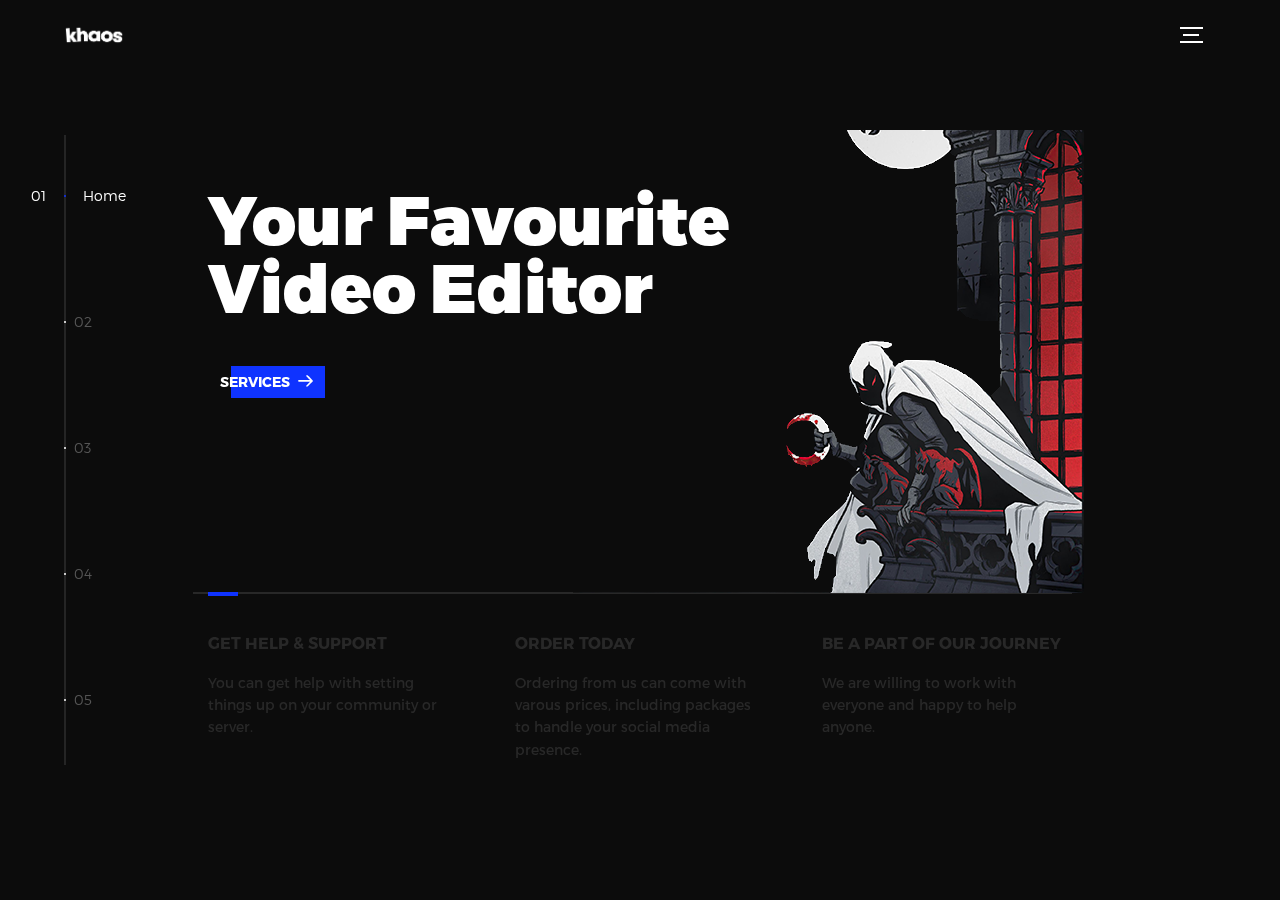
<file: index.html>
<!DOCTYPE html>
<html lang="en">
<head>
  <title>Khaos</title>
  <meta charset="utf-8">
  <meta name="viewport" content="width=device-width, initial-scale=1">
  <meta http-equiv="X-UA-Compatible" content="IE=edge">
  <meta property="og:description" content="Your One-Stop Editing Service, providing you with best quality video editing or graphic designing service.">
  <meta name="description" content="Your One-Stop Editing Service, providing you with best quality video editing or graphic designing service.">
	<meta content="Khaos" property="og:title" />
  <meta name="keywords" content="Khaos">

	<meta property="og:locale" content="en_GB" />
	<link rel="canonical" href="https://khaosdesigns.xyz/" />
	<meta property="og:url" content="https://khaosdesigns.xyz/" />
	<link rel="apple-touch-icon" sizes="76x76" href="./assets/img/khaos.png">
	<link rel="icon" type="image/png" href="./assets/img/khaos.png">
	<meta property="og:thumbnail" content="./assets/img/khaos.png" />
	<meta property="og:image" content="./assets/img/khaos.png" />
	<meta name="theme-color" content="#91B5F9">
  <meta name="keywords" content="Khaos">
  <meta name="author" content="BenitzCoding">
  <link rel="stylesheet" href="assets/css/main.css">
</head>
<body>

<!-- notification for small viewports and landscape oriented smartphones -->
<div class="device-notification">
  <a class="device-notification--logo" href="#0">
    <img src="assets/img/khaos.png" style="height: 60px; width: 60px;" alt="Khaos">
  </a>
  <p class="device-notification--message">Senarc has so much to offer that we must request you orient your device to portrait or find a larger screen. You won't be disappointed.</p>
</div>

<div class="perspective effect-rotate-left">
  <div class="container"><div class="outer-nav--return"></div>
    <div id="viewport" class="l-viewport">
      <div class="l-wrapper">
        <header class="header">
          <a class="header--logo" href="#0">
            <img src="assets/img/khaos.png" style="height: 60px; width: 60px;" alt="Khaos">
          </a>
          <button class="header--cta cta">Check out our Services</button>
          <div class="header--nav-toggle">
            <span></span>
          </div>
        </header>
        <nav class="l-side-nav">
          <ul class="side-nav">
            <li class="is-active"><span>Home</span></li>
            <li><span>Projects</span></li>
            <li><span>About Us</span></li>
            <li><span>Contact</span></li>
            <li><span>Services</span></li>
          </ul>
        </nav>
        <ul class="l-main-content main-content">
          <li class="l-section section section--is-active">
            <div class="intro">
              <div class="intro--banner">
                <h1>Your Favourite<br/>Video Editor</h1>
                <button class="cta">Services
                  <svg version="1.1" id="Layer_1" xmlns="http://www.w3.org/2000/svg" xmlns:xlink="http://www.w3.org/1999/xlink" x="0px" y="0px" viewBox="0 0 150 118" style="enable-background:new 0 0 150 118;" xml:space="preserve">
                  <g transform="translate(0.000000,118.000000) scale(0.100000,-0.100000)">
                    <path d="M870,1167c-34-17-55-57-46-90c3-15,81-100,194-211l187-185l-565-1c-431,0-571-3-590-13c-55-28-64-94-18-137c21-20,33-20,597-20h575l-192-193C800,103,794,94,849,39c20-20,39-29,61-29c28,0,63,30,298,262c147,144,272,271,279,282c30,51,23,60-219,304C947,1180,926,1196,870,1167z"/>
                  </g>
                  </svg>
                  <span class="btn-background"></span>
                </button>
                <img src="assets/img/introduction-visual.png" alt="Welcome">
              </div>
              <div class="intro--options">
                <a>
                  <h3>Get Help &amp; Support</h3>
                  <p>You can get help with setting things up on your community or server.</p>
                </a>
                <a>
                  <h3>Order Today</h3>
                  <p>Ordering from us can come with varous prices, including packages to handle your social media presence.</p>
                </a>
                <a>
                  <h3>Be A Part Of Our Journey</h3>
                  <p>We are willing to work with everyone and happy to help anyone.</p>
                </a>
              </div>
            </div>
          </li>
          <li class="l-section section">
            <div class="work">
              <h2>Projects</h2>
              <div class="work--lockup">
                <ul class="slider">
                  <li class="slider--item slider--item-left">
                    <a href="https://www.youtube.com/c/KonstantinBTS">
                      <div class="slider--item-image">
                        <img src="assets/img/zrkldn.png" alt="ZRKLDN">
                      </div>
                      <p class="slider--item-title">ZRKLDN</p>
                      <p class="slider--item-description">A contest hosted by KonFilms, sponsored by the epidemic sounds.</p>
                    </a>
                  </li>
                  <li class="slider--item slider--item-center">
                    <a href="https://www.youtube.com/watch?v=VCQrseydwiY">
                      <div class="slider--item-image">
                        <img src="assets/img/sidemen.png" alt="Sidemen Clothing">
                      </div>
                      <p class="slider--item-title">Sidemen Clothing</p>
                      <p class="slider--item-description">A contest hosted by KonFilms, sponsored by the sidemen.</p>
                    </a>
                  </li>
                  <li class="slider--item slider--item-right">
                    <a href="https://www.youtube.com/watch?v=tzukTk60M1o&t=2s">
                      <div class="slider--item-image">
                        <img src="assets/img/bluemaan.png" alt="BlueMaan">
                      </div>
                      <p class="slider--item-title">BlueMaan Advertisment</p>
                      <p class="slider--item-description">A contest hosted by KonFilms.</p>
                    </a>
                  </li>
                  <li class="slider--item slider--item-left">
                    <a href="https://www.youtube.com/watch?v=kOf6g16VVQk">
                      <div class="slider--item-image">
                        <img src="assets/img/sidemen-two-tone.png" alt="Two Tone">
                      </div>
                      <p class="slider--item-title">Two Tone</p>
                      <p class="slider--item-description">A contest hosted by KonFilms, sponsored by the epidemic sounds.</p>
                    </a>
                  </li>
                </ul>
                <div class="slider--prev">
                  <svg version="1.1" id="Layer_1" xmlns="http://www.w3.org/2000/svg" xmlns:xlink="http://www.w3.org/1999/xlink" x="0px" y="0px"
                  viewBox="0 0 150 118" style="enable-background:new 0 0 150 118;" xml:space="preserve">
                  <g transform="translate(0.000000,118.000000) scale(0.100000,-0.100000)">
                    <path d="M561,1169C525,1155,10,640,3,612c-3-13,1-36,8-52c8-15,134-145,281-289C527,41,562,10,590,10c22,0,41,9,61,29
                    c55,55,49,64-163,278L296,510h575c564,0,576,0,597,20c46,43,37,109-18,137c-19,10-159,13-590,13l-565,1l182,180
                    c101,99,187,188,193,199c16,30,12,57-12,84C631,1174,595,1183,561,1169z"/>
                  </g>
                  </svg>
                </div>
                <div class="slider--next">
                  <svg version="1.1" id="Layer_1" xmlns="http://www.w3.org/2000/svg" xmlns:xlink="http://www.w3.org/1999/xlink" x="0px" y="0px" viewBox="0 0 150 118" style="enable-background:new 0 0 150 118;" xml:space="preserve">
                  <g transform="translate(0.000000,118.000000) scale(0.100000,-0.100000)">
                    <path d="M870,1167c-34-17-55-57-46-90c3-15,81-100,194-211l187-185l-565-1c-431,0-571-3-590-13c-55-28-64-94-18-137c21-20,33-20,597-20h575l-192-193C800,103,794,94,849,39c20-20,39-29,61-29c28,0,63,30,298,262c147,144,272,271,279,282c30,51,23,60-219,304C947,1180,926,1196,870,1167z"/>
                  </g>
                  </svg>
                </div>
              </div>
            </div>
          </li>
          <li class="l-section section">
            <div class="about">
              <div class="about--banner">
                <h2>We help content creators<br>to bring their content<br>to a whole different level!</h2>
                <a href="mailto:contactmekhaos@gmail.com">Contact
                  <span>
                    <svg version="1.1" id="Layer_1" xmlns="http://www.w3.org/2000/svg" xmlns:xlink="http://www.w3.org/1999/xlink" x="0px" y="0px" viewBox="0 0 150 118" style="enable-background:new 0 0 150 118;" xml:space="preserve">
                    <g transform="translate(0.000000,118.000000) scale(0.100000,-0.100000)">
                      <path d="M870,1167c-34-17-55-57-46-90c3-15,81-100,194-211l187-185l-565-1c-431,0-571-3-590-13c-55-28-64-94-18-137c21-20,33-20,597-20h575l-192-193C800,103,794,94,849,39c20-20,39-29,61-29c28,0,63,30,298,262c147,144,272,271,279,282c30,51,23,60-219,304C947,1180,926,1196,870,1167z"/>
                    </g>
                    </svg>
                  </span>
                </a>
                <img src="assets/img/A.png" alt="About Us">
            </div>
          </li>
          <li class="l-section section">
            <div class="contact">
              <div class="contact--lockup">
                <div class="modal">
                  <div class="modal--information">
                    <p>Brunei</p>
                    <a href="mailto:contactmekhaos@gmail.com">contactmekhaos@gmail.com</a>
                    <a href="https://discord.gg/w9rT44kU5m">Discord Invite</a>
                  </div>
                  <ul class="modal--options">
                    <li><a href="https://twitter.com/khaosdzns">Twitter</a></li>
                    <li><a href="https://www.instagram.com/khaosdzns/">Instagram</a></li>
                    <li><a href="mailto:contactmekhaos@gmail.com">Contact Us</a></li>
                  </ul>
                </div>
              </div>
            </div>
          </li>
          <li class="l-section section">
            <div class="hire">
              <h2>Services we can provide:</h2>
              <!-- checkout formspree.io for easy form setup -->
              <form class="work-request">
                <div class="work-request--options">
                  <span class="options-a">
                    <input id="ve" type="checkbox" value="video-editing">
                    <label for="ve">
                      <svg version="1.1" id="Layer_1" xmlns="http://www.w3.org/2000/svg" xmlns:xlink="http://www.w3.org/1999/xlink" x="0px" y="0px"
                      viewBox="0 0 150 111" style="enable-background:new 0 0 150 111;" xml:space="preserve">
                      <g transform="translate(0.000000,111.000000) scale(0.100000,-0.100000)">
                        <path d="M950,705L555,310L360,505C253,612,160,700,155,700c-6,0-44-34-85-75l-75-75l278-278L550-5l475,475c261,261,475,480,475,485c0,13-132,145-145,145C1349,1100,1167,922,950,705z"/>
                      </g>
                      </svg>
                      Video Editing
                    </label>
                    <input id="graphics" type="checkbox" value="graphicsdesign">
                    <label for="graphics">
                      <svg version="1.1" id="Layer_1" xmlns="http://www.w3.org/2000/svg" xmlns:xlink="http://www.w3.org/1999/xlink" x="0px" y="0px"
                      viewBox="0 0 150 111" style="enable-background:new 0 0 150 111;" xml:space="preserve">
                      <g transform="translate(0.000000,111.000000) scale(0.100000,-0.100000)">
                        <path d="M950,705L555,310L360,505C253,612,160,700,155,700c-6,0-44-34-85-75l-75-75l278-278L550-5l475,475c261,261,475,480,475,485c0,13-132,145-145,145C1349,1100,1167,922,950,705z"/>
                      </g>
                      </svg>
                      Graphics Design
                    </label>
                    <input id="art" type="checkbox" value="art">
                    <label for="art">
                      <svg version="1.1" id="Layer_1" xmlns="http://www.w3.org/2000/svg" xmlns:xlink="http://www.w3.org/1999/xlink" x="0px" y="0px"
                      viewBox="0 0 150 111" style="enable-background:new 0 0 150 111;" xml:space="preserve">
                      <g transform="translate(0.000000,111.000000) scale(0.100000,-0.100000)">
                        <path d="M950,705L555,310L360,505C253,612,160,700,155,700c-6,0-44-34-85-75l-75-75l278-278L550-5l475,475c261,261,475,480,475,485c0,13-132,145-145,145C1349,1100,1167,922,950,705z"/>
                      </g>
                      </svg>
                      Graphic Art
                    </label>
                  </span>
                  <span class="options-b">
                    <input id="mo" type="checkbox" value="motion">
                    <label for="mo">
                      <svg version="1.1" id="Layer_1" xmlns="http://www.w3.org/2000/svg" xmlns:xlink="http://www.w3.org/1999/xlink" x="0px" y="0px"
                      viewBox="0 0 150 111" style="enable-background:new 0 0 150 111;" xml:space="preserve">
                      <g transform="translate(0.000000,111.000000) scale(0.100000,-0.100000)">
                        <path d="M950,705L555,310L360,505C253,612,160,700,155,700c-6,0-44-34-85-75l-75-75l278-278L550-5l475,475c261,261,475,480,475,485c0,13-132,145-145,145C1349,1100,1167,922,950,705z"/>
                      </g>
                      </svg>
                      Motion Graphics
                    </label>
                    <input id="manage" type="checkbox" value="manage">
                    <label for="manage">
                      <svg version="1.1" id="Layer_1" xmlns="http://www.w3.org/2000/svg" xmlns:xlink="http://www.w3.org/1999/xlink" x="0px" y="0px"
                      viewBox="0 0 150 111" style="enable-background:new 0 0 150 111;" xml:space="preserve">
                      <g transform="translate(0.000000,111.000000) scale(0.100000,-0.100000)">
                        <path d="M950,705L555,310L360,505C253,612,160,700,155,700c-6,0-44-34-85-75l-75-75l278-278L550-5l475,475c261,261,475,480,475,485c0,13-132,145-145,145C1349,1100,1167,922,950,705z"/>
                      </g>
                      </svg>
                      Manage Social Media
                    </label>
                  </span>
                </div>
              </form>
            </div>
          </li>
        </ul>
      </div>
    </div>
  </div>
  <ul class="outer-nav">
    <li class="is-active">Home</li>
    <li>Projects</li>
    <li>About Us</li>
    <li>Contact</li>
    <li>Services</li>
  </ul>
</div>

<script src="https://ajax.googleapis.com/ajax/libs/jquery/2.2.4/jquery.min.js"></script>
<script>window.jQuery || document.write('<script src="assets/js/vendor/jquery-2.2.4.min.js"><\/script>')</script>
<script src="assets/js/functions-min.js"></script>
</body>
</html>
</file>
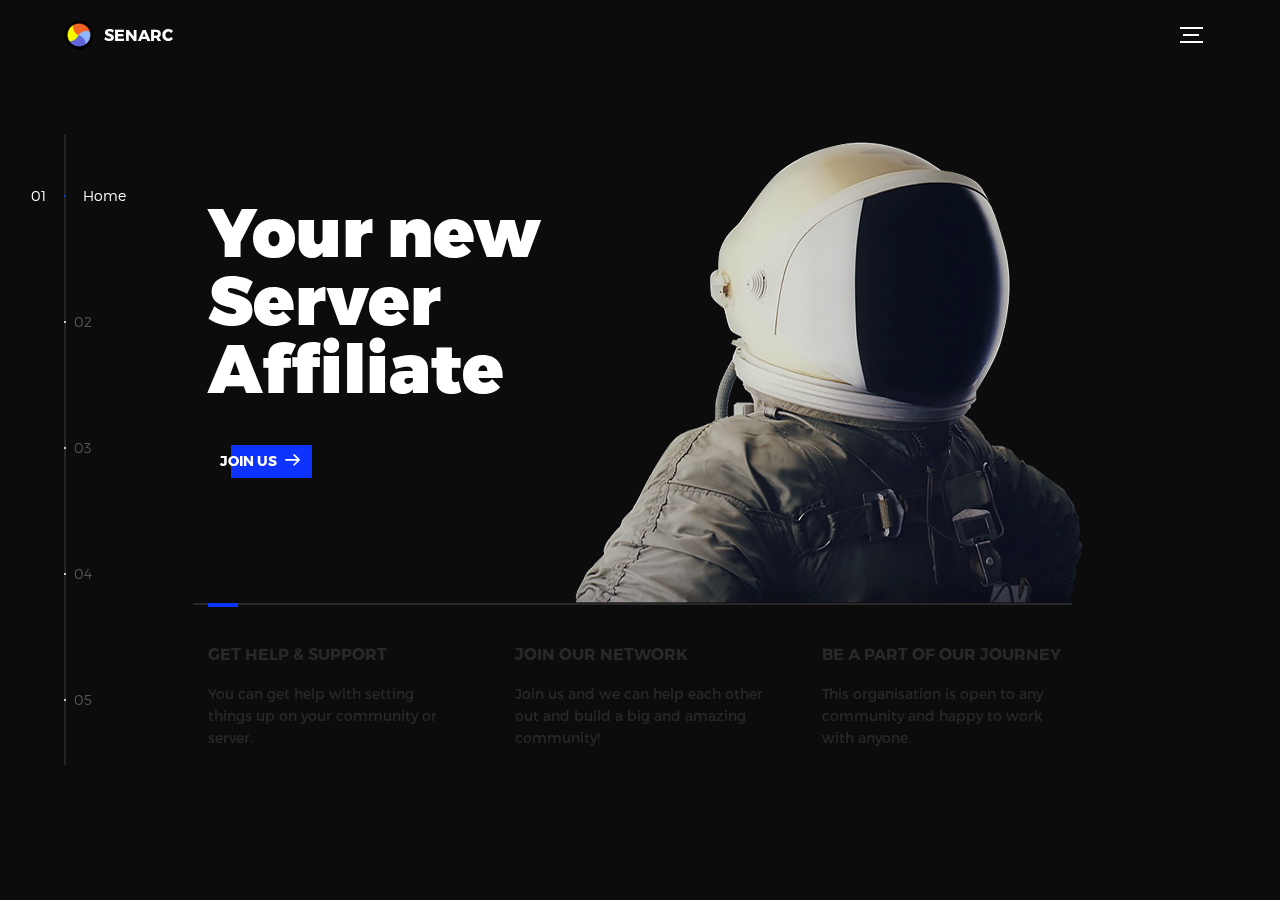
<file: templates/index.html>
<!DOCTYPE html>
<html lang="en">
<head>
  <title>Senarc</title>
  <meta charset="utf-8">
  <meta name="viewport" content="width=device-width, initial-scale=1">
  <meta http-equiv="X-UA-Compatible" content="IE=edge">
  <meta property="og:description" content="A non-profit organisation that supports other projects and helps people with support and other needs.">
  <meta name="description" content="A non-profit organisation that supports other projects and helps people with support and other needs.">
	<meta content="Senarc" property="og:title" />
  <meta name="keywords" content="Senarc, Discord, Network">

	<meta property="og:locale" content="en_GB" />
	<link rel="canonical" href="https://senarc.org/" />
	<meta property="og:url" content="https://senarc.org/" />
	<link rel="apple-touch-icon" sizes="76x76" href="https://i.ibb.co/wzVT8yZ/Senarc.png">
	<link rel="icon" type="image/png" href="https://i.ibb.co/wzVT8yZ/Senarc.png">
	<meta property="og:thumbnail" content="https://i.ibb.co/wzVT8yZ/Senarc.png" />
	<meta property="og:image" content="https://i.ibb.co/wzVT8yZ/Senarc.png" />
	<meta name="theme-color" content="#91B5F9">
  <meta name="keywords" content="senarc, mta, safety, discord, organisation">
  <meta name="author" content="Benitz Original">
  <link rel="stylesheet" href="assets/css/main.css">
</head>
<body>

<!-- notification for small viewports and landscape oriented smartphones -->
<div class="device-notification">
  <a class="device-notification--logo" href="#0">
    <img src="assets/img/logo.png" alt="Senarc">
    <p>Senarc</p>
  </a>
  <p class="device-notification--message">Senarc has so much to offer that we must request you orient your device to portrait or find a larger screen. You won't be disappointed.</p>
</div>

<div class="perspective effect-rotate-left">
  <div class="container"><div class="outer-nav--return"></div>
    <div id="viewport" class="l-viewport">
      <div class="l-wrapper">
        <header class="header">
          <a class="header--logo" href="#0">
            <img src="assets/img/logo.png" alt="Senarc">
            <p>Senarc</p>
          </a>
          <button class="header--cta cta">Join Us</button>
          <div class="header--nav-toggle">
            <span></span>
          </div>
        </header>
        <nav class="l-side-nav">
          <ul class="side-nav">
            <li class="is-active"><span>Home</span></li>
            <li><span>Projects</span></li>
            <li><span>About Us</span></li>
            <li><span>Contact</span></li>
            <li><span>Join Us</span></li>
          </ul>
        </nav>
        <ul class="l-main-content main-content">
          <li class="l-section section section--is-active">
            <div class="intro">
              <div class="intro--banner">
                <h1>Your new<br>Server<br>Affiliate</h1>
                <button class="cta">Join Us
                  <svg version="1.1" id="Layer_1" xmlns="http://www.w3.org/2000/svg" xmlns:xlink="http://www.w3.org/1999/xlink" x="0px" y="0px" viewBox="0 0 150 118" style="enable-background:new 0 0 150 118;" xml:space="preserve">
                  <g transform="translate(0.000000,118.000000) scale(0.100000,-0.100000)">
                    <path d="M870,1167c-34-17-55-57-46-90c3-15,81-100,194-211l187-185l-565-1c-431,0-571-3-590-13c-55-28-64-94-18-137c21-20,33-20,597-20h575l-192-193C800,103,794,94,849,39c20-20,39-29,61-29c28,0,63,30,298,262c147,144,272,271,279,282c30,51,23,60-219,304C947,1180,926,1196,870,1167z"/>
                  </g>
                  </svg>
                  <span class="btn-background"></span>
                </button>
                <img src="assets/img/introduction-visual.png" alt="Welcome">
              </div>
              <div class="intro--options">
                <a>
                  <h3>Get Help &amp; Support</h3>
                  <p>You can get help with setting things up on your community or server.</p>
                </a>
                <a>
                  <h3>Join Our Network</h3>
                  <p>Join us and we can help each other out and build a big and amazing community!</p>
                </a>
                <a>
                  <h3>Be A Part Of Our Journey</h3>
                  <p>This organisation is open to any community and happy to work with anyone.</p>
                </a>
              </div>
            </div>
          </li>
          <li class="l-section section">
            <div class="work">
              <h2>Projects</h2>
              <div class="work--lockup">
                <ul class="slider">
                  <li class="slider--item slider--item-left">
                    <a href="https://fusion.senarc.org">
                      <div class="slider--item-image">
                        <img src="assets/img/orion.png" alt="Fusion.py">
                      </div>
                      <p class="slider--item-title">Fusion.py</p>
                      <p class="slider--item-description">An API wrapper for discord; maintained and improved from discord.py</p>
                    </a>
                  </li>
                  <li class="slider--item slider--item-center">
                    <a href="https://mta.senarc.org">
                      <div class="slider--item-image">
                        <img src="assets/img/mta.png" alt="Moderation Training Academy">
                      </div>
                      <p class="slider--item-title">MTA</p>
                      <p class="slider--item-description">Moderation Training Academy, a way to get qualified moderators.</p>
                    </a>
                  </li>
                  <li class="slider--item slider--item-right">
                    <a href="https://safety.senarc.org">
                      <div class="slider--item-image">
                        <img src="assets/img/dsc.png" alt="Discord Safety Centre">
                      </div>
                      <p class="slider--item-title">DSC</p>
                      <p class="slider--item-description">Discord Safety Centre, helping people on making their account safe from strangers.</p>
                    </a>
                  </li>
                  <li class="slider--item slider--item-right">
                    <a href="https://discord.gg/C8zFM3D2rn">
                      <div class="slider--item-image">
                        <img src="assets/img/mittens.png" alt="Mittens">
                      </div>
                      <p class="slider--item-title">Mittens Community</p>
                      <p class="slider--item-description">A community for people to hangout, talk, and make friends!</p>
                    </a>
                  </li>
                </ul>
                <div class="slider--prev">
                  <svg version="1.1" id="Layer_1" xmlns="http://www.w3.org/2000/svg" xmlns:xlink="http://www.w3.org/1999/xlink" x="0px" y="0px"
                  viewBox="0 0 150 118" style="enable-background:new 0 0 150 118;" xml:space="preserve">
                  <g transform="translate(0.000000,118.000000) scale(0.100000,-0.100000)">
                    <path d="M561,1169C525,1155,10,640,3,612c-3-13,1-36,8-52c8-15,134-145,281-289C527,41,562,10,590,10c22,0,41,9,61,29
                    c55,55,49,64-163,278L296,510h575c564,0,576,0,597,20c46,43,37,109-18,137c-19,10-159,13-590,13l-565,1l182,180
                    c101,99,187,188,193,199c16,30,12,57-12,84C631,1174,595,1183,561,1169z"/>
                  </g>
                  </svg>
                </div>
                <div class="slider--next">
                  <svg version="1.1" id="Layer_1" xmlns="http://www.w3.org/2000/svg" xmlns:xlink="http://www.w3.org/1999/xlink" x="0px" y="0px" viewBox="0 0 150 118" style="enable-background:new 0 0 150 118;" xml:space="preserve">
                  <g transform="translate(0.000000,118.000000) scale(0.100000,-0.100000)">
                    <path d="M870,1167c-34-17-55-57-46-90c3-15,81-100,194-211l187-185l-565-1c-431,0-571-3-590-13c-55-28-64-94-18-137c21-20,33-20,597-20h575l-192-193C800,103,794,94,849,39c20-20,39-29,61-29c28,0,63,30,298,262c147,144,272,271,279,282c30,51,23,60-219,304C947,1180,926,1196,870,1167z"/>
                  </g>
                  </svg>
                </div>
              </div>
            </div>
          </li>
          <li class="l-section section">
            <div class="about">
              <div class="about--banner">
                <h2>We<br>create projects<br>to solve<br>issues</h2>
                <a href="https://github.com/Senarc-Studios">Github
                  <span>
                    <svg version="1.1" id="Layer_1" xmlns="http://www.w3.org/2000/svg" xmlns:xlink="http://www.w3.org/1999/xlink" x="0px" y="0px" viewBox="0 0 150 118" style="enable-background:new 0 0 150 118;" xml:space="preserve">
                    <g transform="translate(0.000000,118.000000) scale(0.100000,-0.100000)">
                      <path d="M870,1167c-34-17-55-57-46-90c3-15,81-100,194-211l187-185l-565-1c-431,0-571-3-590-13c-55-28-64-94-18-137c21-20,33-20,597-20h575l-192-193C800,103,794,94,849,39c20-20,39-29,61-29c28,0,63,30,298,262c147,144,272,271,279,282c30,51,23,60-219,304C947,1180,926,1196,870,1167z"/>
                    </g>
                    </svg>
                  </span>
                </a>
                <img src="assets/img/A.png" alt="About Us">
            </div>
          </li>
          <li class="l-section section">
            <div class="contact">
              <div class="contact--lockup">
                <div class="modal">
                  <div class="modal--information">
                    <p>Brunei</p>
                    <a href="mailto:support@senarc.org">support@senarc.org</a>
                    <a href="https://discord.gg/5YY3W83YWg">Discord Invite</a>
                  </div>
                  <ul class="modal--options">
                    <li><a href="https://github.com/Senarc-Studios">Github</a></li>
                    <li><a href="https://discord.gg/5YY3W83YWg">Discord</a></li>
                    <li><a href="mailto:support@senarc.org">Contact Us</a></li>
                  </ul>
                </div>
              </div>
            </div>
          </li>
          <li class="l-section section">
            <div class="hire">
              <h2>Things we can provide:</h2>
              <!-- checkout formspree.io for easy form setup -->
              <form class="work-request">
                <div class="work-request--options">
                  <span class="options-a">
                    <input id="domain" type="checkbox" value="subdomain">
                    <label for="domain">
                      <svg version="1.1" id="Layer_1" xmlns="http://www.w3.org/2000/svg" xmlns:xlink="http://www.w3.org/1999/xlink" x="0px" y="0px"
                      viewBox="0 0 150 111" style="enable-background:new 0 0 150 111;" xml:space="preserve">
                      <g transform="translate(0.000000,111.000000) scale(0.100000,-0.100000)">
                        <path d="M950,705L555,310L360,505C253,612,160,700,155,700c-6,0-44-34-85-75l-75-75l278-278L550-5l475,475c261,261,475,480,475,485c0,13-132,145-145,145C1349,1100,1167,922,950,705z"/>
                      </g>
                      </svg>
                      Subdomain
                    </label>
                    <input id="tech" type="checkbox" value="techsupport">
                    <label for="tech">
                      <svg version="1.1" id="Layer_1" xmlns="http://www.w3.org/2000/svg" xmlns:xlink="http://www.w3.org/1999/xlink" x="0px" y="0px"
                      viewBox="0 0 150 111" style="enable-background:new 0 0 150 111;" xml:space="preserve">
                      <g transform="translate(0.000000,111.000000) scale(0.100000,-0.100000)">
                        <path d="M950,705L555,310L360,505C253,612,160,700,155,700c-6,0-44-34-85-75l-75-75l278-278L550-5l475,475c261,261,475,480,475,485c0,13-132,145-145,145C1349,1100,1167,922,950,705z"/>
                      </g>
                      </svg>
                      Technical Support
                    </label>
                    <input id="mail" type="checkbox" value="customemail">
                    <label for="mail">
                      <svg version="1.1" id="Layer_1" xmlns="http://www.w3.org/2000/svg" xmlns:xlink="http://www.w3.org/1999/xlink" x="0px" y="0px"
                      viewBox="0 0 150 111" style="enable-background:new 0 0 150 111;" xml:space="preserve">
                      <g transform="translate(0.000000,111.000000) scale(0.100000,-0.100000)">
                        <path d="M950,705L555,310L360,505C253,612,160,700,155,700c-6,0-44-34-85-75l-75-75l278-278L550-5l475,475c261,261,475,480,475,485c0,13-132,145-145,145C1349,1100,1167,922,950,705z"/>
                      </g>
                      </svg>
                      Custom Email
                    </label>
                  </span>
                  <span class="options-b">
                    <input id="cert" type="checkbox" value="certificate">
                    <label for="cert">
                      <svg version="1.1" id="Layer_1" xmlns="http://www.w3.org/2000/svg" xmlns:xlink="http://www.w3.org/1999/xlink" x="0px" y="0px"
                      viewBox="0 0 150 111" style="enable-background:new 0 0 150 111;" xml:space="preserve">
                      <g transform="translate(0.000000,111.000000) scale(0.100000,-0.100000)">
                        <path d="M950,705L555,310L360,505C253,612,160,700,155,700c-6,0-44-34-85-75l-75-75l278-278L550-5l475,475c261,261,475,480,475,485c0,13-132,145-145,145C1349,1100,1167,922,950,705z"/>
                      </g>
                      </svg>
                      MTA Certificate
                    </label>
                    <input id="staff" type="checkbox" value="staff">
                    <label for="staff">
                      <svg version="1.1" id="Layer_1" xmlns="http://www.w3.org/2000/svg" xmlns:xlink="http://www.w3.org/1999/xlink" x="0px" y="0px"
                      viewBox="0 0 150 111" style="enable-background:new 0 0 150 111;" xml:space="preserve">
                      <g transform="translate(0.000000,111.000000) scale(0.100000,-0.100000)">
                        <path d="M950,705L555,310L360,505C253,612,160,700,155,700c-6,0-44-34-85-75l-75-75l278-278L550-5l475,475c261,261,475,480,475,485c0,13-132,145-145,145C1349,1100,1167,922,950,705z"/>
                      </g>
                      </svg>
                      Staff Members
                  </span>
                </div>
              </form>
            </div>
          </li>
        </ul>
      </div>
    </div>
  </div>
  <ul class="outer-nav">
    <li class="is-active">Home</li>
    <li>Projects</li>
    <li>About Us</li>
    <li>Contact</li>
    <li>Join Us</li>
  </ul>
</div>

<script src="https://ajax.googleapis.com/ajax/libs/jquery/2.2.4/jquery.min.js"></script>
<script>window.jQuery || document.write('<script src="assets/js/vendor/jquery-2.2.4.min.js"><\/script>')</script>
<script src="assets/js/functions-min.js"></script>
</body>
</html>
</file>
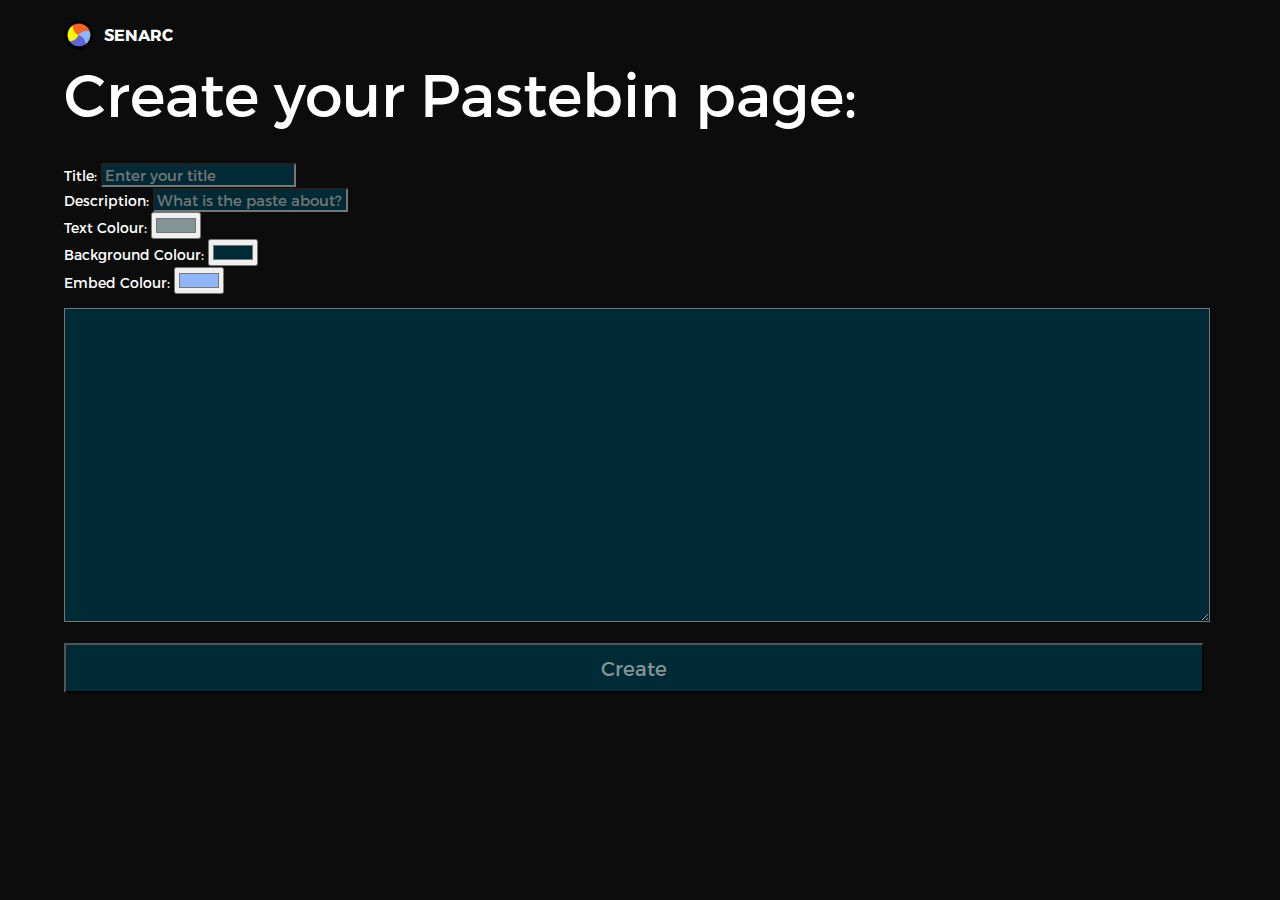
<file: paste.html>
<!DOCTYPE html>
<html>
	<head>
		<title>
			Senarc PasteBin
		</title>
		<link rel="stylesheet" href="assets/css/policy.css">
	</head>
		<div class="perspective effect-rotate-left">
			<div class="container"><div class="outer-nav--return"></div>
				<div id="viewport" class="l-viewport">
					<div class="l-wrapper">
						<header class="header">
							<a class="header--logo" href="#0">
								<img src="assets/img/logo.png" alt="Senarc">
								<p>Senarc</p>
							</a>
						</header>
						<br/>
						<br/>
						<form action="" id="PasteRequest">
							<label for="content" style="font-size: 60px;">Create your Pastebin page:</label>
							<br/>
							<br/>
							<label for="title">Title:</label>
							<input id="title" name="title" type="text" placeholder="Enter your title" style="background-color: #002B36; color: #839496; font-size: 15px;">
							<br/>
							<label for="description">Description:</label>
							<input id="description" name="description" type="text" placeholder="What is the paste about?" style="background-color: #002B36; color: #839496; font-size: 15px;">
							<br/>
							<label for="text-colour">Text Colour:</label>
							<input id="text-colour" name="text-colour" value="#839496" type="color">
							<br/>
							<label for="background-colour">Background Colour:</label>
							<input id="background-colour" name="background-colour" value="#002B36" type="color">
							<br/>
							<label for="embed-colour">Embed Colour:</label>
							<input id="embed-colour" name="embed-colour" value="#90B5F8" type="color">
							<pre><textarea type="txt" name="content" rows="99999999999999999999999999999999999" id="content" style="height: 300px; width: 99%; padding-bottom: 10px; background-color: #002B36; color: #839496;"></textarea></pre>
							<button style="text-align: center; height: 50px; width: 99%; color: #839496; background-color: #002B36; font-size: 20px;" type="submit">Create</button>
						</form>
					</div>
				</div>
			</div>
		</div>
		<script src="assets/js/post.js"></script>
	</body>
</html>
</file>
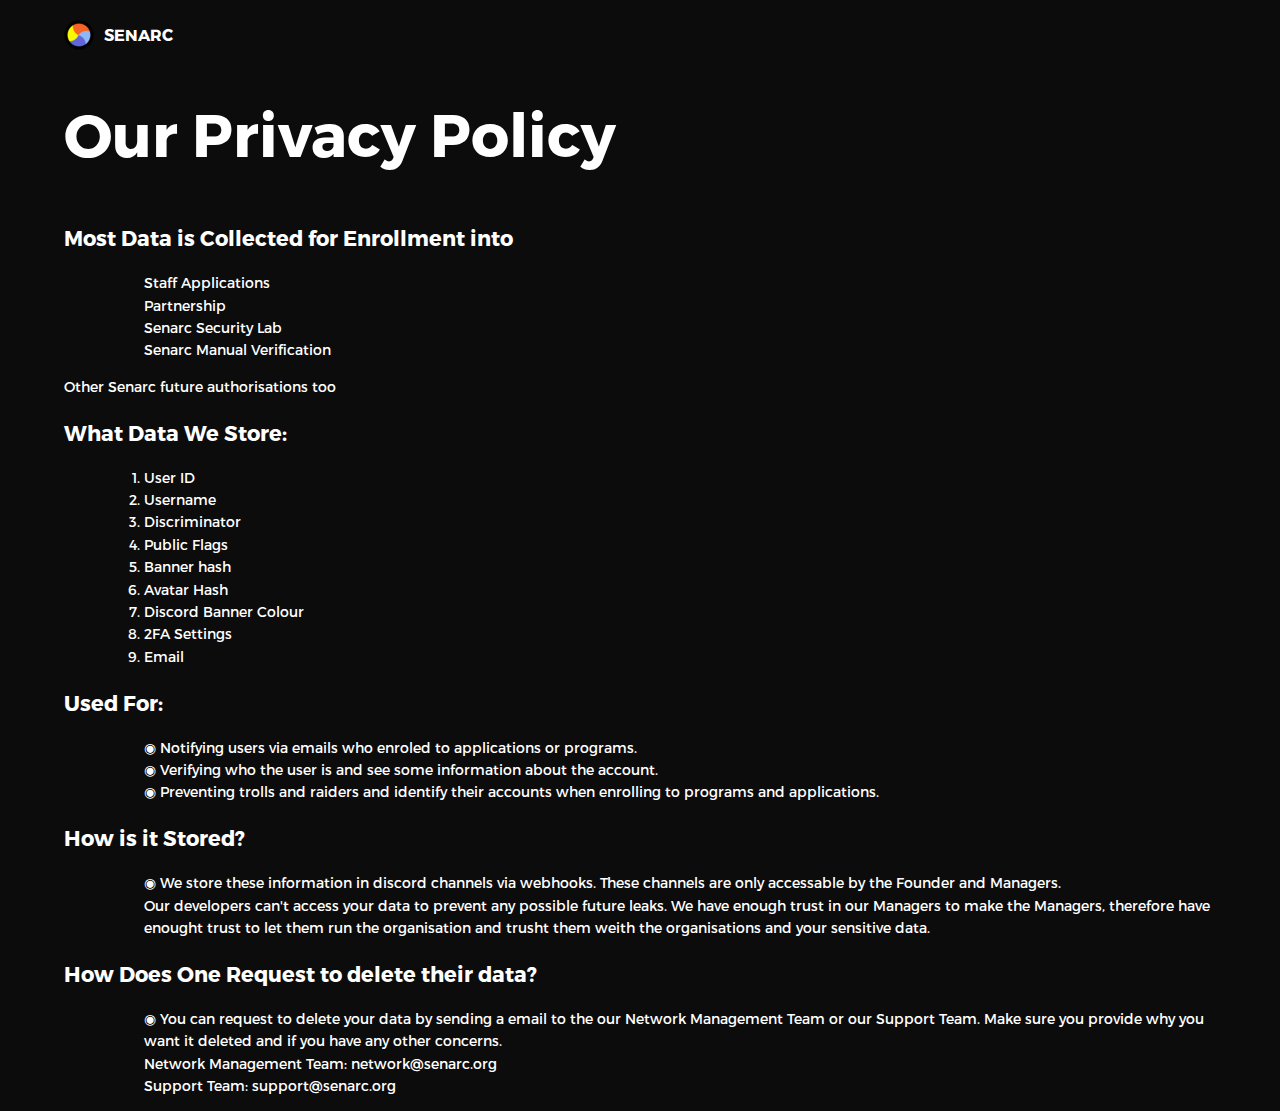
<file: policy.html>
<!DOCTYPE html>
<html>
	<head>
		<title>Privacy Policy</title>
		<meta charset="utf-8">
		<meta name="viewport" content="width=device-width, initial-scale=1">
		<meta http-equiv="X-UA-Compatible" content="IE=edge">
		<meta property="og:description" content="This is the Privacy Policy statements for Senarc's Data Collection."/>
		<meta name="description" content="This is the Privacy Policy statements for Senarc's Data Collection."/>
		<meta content="Privacy Policy" property="og:title" />
		<meta name="keywords" content="Privacy, Policy, Senarc, Discord, Network">

		<meta property="og:locale" content="en_GB" />
		<link rel="canonical" href="https://senarc.org/" />
		<meta property="og:url" content="https://senarc.org/" />
		<link rel="apple-touch-icon" sizes="76x76" href="https://i.ibb.co/wzVT8yZ/Senarc.png">
		<link rel="icon" type="image/png" href="https://i.ibb.co/wzVT8yZ/Senarc.png">
		<meta property="og:thumbnail" content="https://i.ibb.co/wzVT8yZ/Senarc.png" />
		<meta property="og:image" content="https://i.ibb.co/wzVT8yZ/Senarc.png" />
		<meta name="theme-color" content="#91B5F9">
		<meta name="keywords" content="senarc, mta, safety, discord, organisation">
		<meta name="author" content="BenitzCoding">
		<link rel="stylesheet" href="assets/css/policy.css">
	</head>
		<!-- notification for small viewports and landscape oriented smartphones -->
	<div class="device-notification">
	<a class="device-notification--logo" href="#0">
		<img src="assets/img/logo.png" alt="Senarc">
		<p>Senarc</p>
	</a>
	<p class="device-notification--message">Senarc has so much to offer that we must request you orient your device to portrait or find a larger screen. You won't be disappointed.</p>
</div>
<div class="perspective effect-rotate-left">
	<div class="container"><div class="outer-nav--return"></div>
	  <div id="viewport" class="l-viewport">
		<div class="l-wrapper">
		  <header class="header">
			<a class="header--logo" href="#0">
			  <img src="assets/img/logo.png" alt="Senarc">
			  <p>Senarc</p>
			</a>
        </header>
	<br/>
	<br/>
	<h1 style="font-size: 60px;">Our Privacy Policy</h1>
	<h2> Most Data is Collected for Enrollment into</h2>
	<ol>
		<ol> Staff Applications</ol>
		<ol> Partnership </ol>
		<ol> Senarc Security Lab </ol>
		<ol> Senarc Manual Verification </ol>
	
	</ol>
	Other Senarc future authorisations too
	</br>
	
	<h2> What Data We Store: </h2>
	<ol>
		<ol>
			<li> User ID </li>
			<li> Username </li>
			<li> Discriminator </li>
			<li> Public Flags </li>
			<li> Banner hash </li>
			<li> Avatar Hash </li>
			<li> Discord Banner Colour </li>
			<li> 2FA Settings </li>
			<li> Email </li>
		</ol>
	</ol>	
	<h2> Used For: </h2>
	<ol> 
		<ol><bold>◉</bold> Notifying users via emails who enroled to applications or programs. </ol>
		<ol><bold>◉</bold> Verifying who the user is and see some information about the account. </ol>
		<ol><bold>◉</bold> Preventing trolls and raiders and identify their accounts when enrolling to programs and applications. </ol>
	</ol>
	
	<h2>How is it Stored?</h2>
		<ol>
			<ol><bold>◉</bold> We store these information in discord channels via webhooks. These channels are only accessable by the Founder and Managers. </ol>
			<ol> Our developers can't access your data to prevent any possible future leaks. We have enough trust in our Managers to make the Managers, therefore have enought trust to let them run the organisation and trusht them weith the organisations and your sensitive data. </ol>
		</ol>
	
	<h2>How Does One Request to delete their data?</h2>
	
	<ol>
		<ol><bold>◉</bold> You can request to delete your data by sending a email to the our Network Management Team or our Support Team. Make sure you provide why you want it deleted and if you have any other concerns.</ol>
		<ol> Network Management Team: network@senarc.org </ol>
		<ol> Support Team: support@senarc.org </ol>
	</ol>

</div>
</div>
</div>
</div>
	
</body>

</html>
</file>
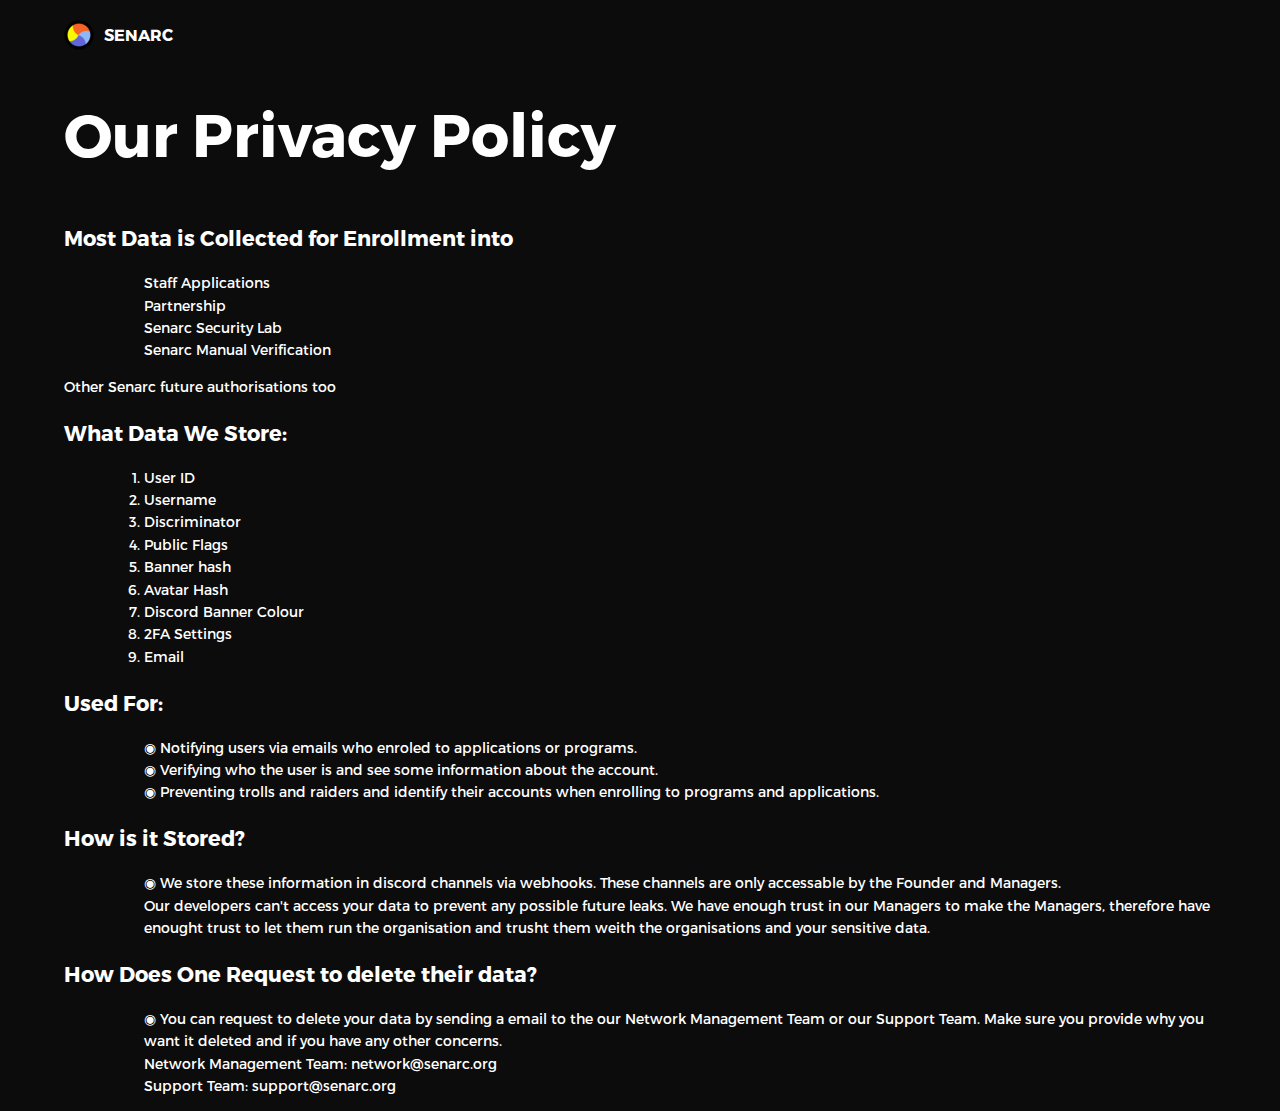
<file: privacy.html>
<!DOCTYPE html>
<html>
	<head>
		<title>Privacy Policy</title>
		<meta charset="utf-8">
		<meta name="viewport" content="width=device-width, initial-scale=1">
		<meta http-equiv="X-UA-Compatible" content="IE=edge">
		<meta property="og:description" content="This is the Privacy Policy statements for Senarc's Data Collection.">
		<meta name="description" content="This is the Privacy Policy statements for Senarc's Data Collection.">
		<meta content="Privacy Policy" property="og:title" />
		<meta name="keywords" content="Privacy, Policy, Senarc, Discord, Network">

		<meta property="og:locale" content="en_GB" />
		<link rel="canonical" href="https://senarc.org/" />
		<meta property="og:url" content="https://senarc.org/" />
		<link rel="apple-touch-icon" sizes="76x76" href="https://i.ibb.co/wzVT8yZ/Senarc.png">
		<link rel="icon" type="image/png" href="https://i.ibb.co/wzVT8yZ/Senarc.png">
		<meta property="og:thumbnail" content="https://i.ibb.co/wzVT8yZ/Senarc.png" />
		<meta property="og:image" content="https://i.ibb.co/wzVT8yZ/Senarc.png" />
		<meta name="theme-color" content="#91B5F9">
		<meta name="keywords" content="senarc, mta, safety, discord, organisation">
		<meta name="author" content="BenitzCoding">
		<link rel="stylesheet" href="assets/css/policy.css">
	</head>
		<!-- notification for small viewports and landscape oriented smartphones -->
	<div class="device-notification">
	<a class="device-notification--logo" href="#0">
		<img src="assets/img/logo.png" alt="Senarc">
		<p>Senarc</p>
	</a>
	<p class="device-notification--message">Senarc has so much to offer that we must request you orient your device to portrait or find a larger screen. You won't be disappointed.</p>
</div>
<div class="perspective effect-rotate-left">
	<div class="container"><div class="outer-nav--return"></div>
	  <div id="viewport" class="l-viewport">
		<div class="l-wrapper">
		  <header class="header">
			<a class="header--logo" href="#0">
			  <img src="assets/img/logo.png" alt="Senarc">
			  <p>Senarc</p>
			</a>
        </header>
	<br/>
	<br/>
	<h1 style="font-size: 60px;">Our Privacy Policy</h1>
	<h2> Most Data is Collected for Enrollment into</h2>
	<ol>
		<ol> Staff Applications</ol>
		<ol> Partnership </ol>
		<ol> Senarc Security Lab </ol>
		<ol> Senarc Manual Verification </ol>
	
	</ol>
	Other Senarc future authorisations too
	</br>
	
	<h2> What Data We Store: </h2>
	<ol>
		<ol>
			<li> User ID </li>
			<li> Username </li>
			<li> Discriminator </li>
			<li> Public Flags </li>
			<li> Banner hash </li>
			<li> Avatar Hash </li>
			<li> Discord Banner Colour </li>
			<li> 2FA Settings </li>
			<li> Email </li>
		</ol>
	</ol>	
	<h2> Used For: </h2>
	<ol> 
		<ol><bold>◉</bold> Notifying users via emails who enroled to applications or programs. </ol>
		<ol><bold>◉</bold> Verifying who the user is and see some information about the account. </ol>
		<ol><bold>◉</bold> Preventing trolls and raiders and identify their accounts when enrolling to programs and applications. </ol>
	</ol>
	
	<h2>How is it Stored?</h2>
		<ol>
			<ol><bold>◉</bold> We store these information in discord channels via webhooks. These channels are only accessable by the Founder and Managers. </ol>
			<ol> Our developers can't access your data to prevent any possible future leaks. We have enough trust in our Managers to make the Managers, therefore have enought trust to let them run the organisation and trusht them weith the organisations and your sensitive data. </ol>
		</ol>
	
	<h2>How Does One Request to delete their data?</h2>
	
	<ol>
		<ol><bold>◉</bold> You can request to delete your data by sending a email to the our Network Management Team or our Support Team. Make sure you provide why you want it deleted and if you have any other concerns.</ol>
		<ol> Network Management Team: network@senarc.org </ol>
		<ol> Support Team: support@senarc.org </ol>
	</ol>

</div>
</div>
</div>
</div>
	
</body>

</html>
</file>
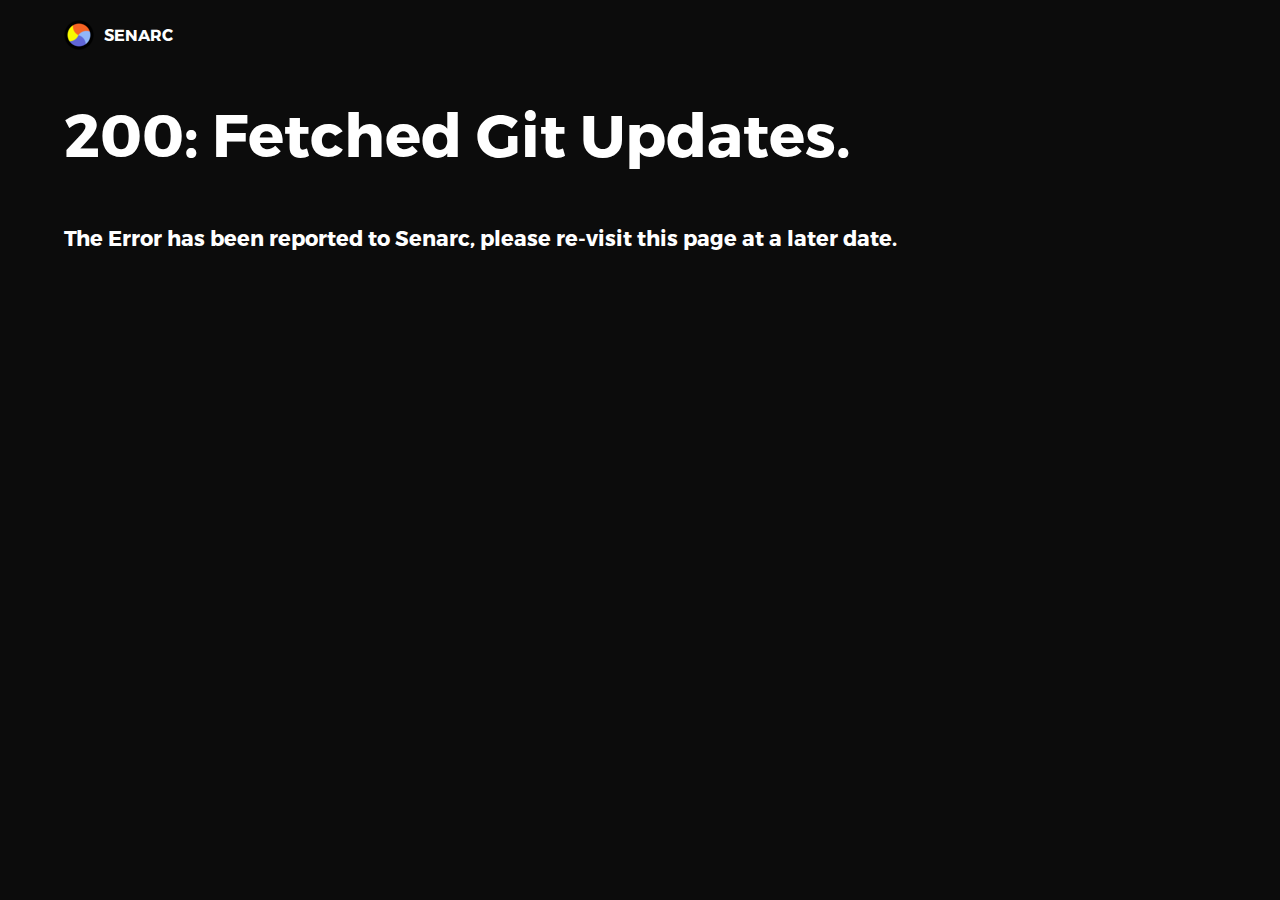
<file: refresh.html>
<!DOCTYPE html>
<html>
	<head>
		<title>Page Refresh</title>
		<meta charset="utf-8">
		<meta name="viewport" content="width=device-width, initial-scale=1">
		<meta http-equiv="X-UA-Compatible" content="IE=edge">
		<meta property="og:description" content="404: Page not found.">
		<meta name="description" content="404: Page not found.">
		<meta content="Invalid Page" property="og:title" />
		<meta name="keywords" content="Senarc, Discord, Network">

		<meta property="og:locale" content="en_GB" />
		<link rel="canonical" href="https://senarc.org/" />
		<meta property="og:url" content="https://senarc.org/" />
		<link rel="apple-touch-icon" sizes="76x76" href="https://i.ibb.co/wzVT8yZ/Senarc.png">
		<link rel="icon" type="image/png" href="https://i.ibb.co/wzVT8yZ/Senarc.png">
		<meta property="og:thumbnail" content="https://i.ibb.co/wzVT8yZ/Senarc.png" />
		<meta property="og:image" content="https://i.ibb.co/wzVT8yZ/Senarc.png" />
		<meta name="theme-color" content="#91B5F9">
		<meta name="keywords" content="senarc, mta, safety, discord, organisation">
		<meta name="author" content="BenitzCoding">
		<link rel="stylesheet" href="assets/css/policy.css">
	</head>
		<!-- notification for small viewports and landscape oriented smartphones -->
	<div class="device-notification">
	<a class="device-notification--logo" href="#0">
		<img src="assets/img/logo.png" alt="Senarc">
		<p>Senarc</p>
	</a>
	<p class="device-notification--message">Senarc has so much to offer that we must request you orient your device to portrait or find a larger screen. You won't be disappointed.</p>
</div>
<div class="perspective effect-rotate-left">
	<div class="container"><div class="outer-nav--return"></div>
	  <div id="viewport" class="l-viewport">
		<div class="l-wrapper">
		  <header class="header">
			<a class="header--logo" href="#0">
			  <img src="assets/img/logo.png" alt="Senarc">
			  <p>Senarc</p>
			</a>
		</header>
	<br/>
	<br/>
	<h1 style="font-size: 60px;">200: Fetched Git Updates.</h1>
    <h2> The Error has been reported to Senarc, please re-visit this page at a later date. </h2>
</div>
</div>
</div>
</div>
	
</body>

</html>
</file>
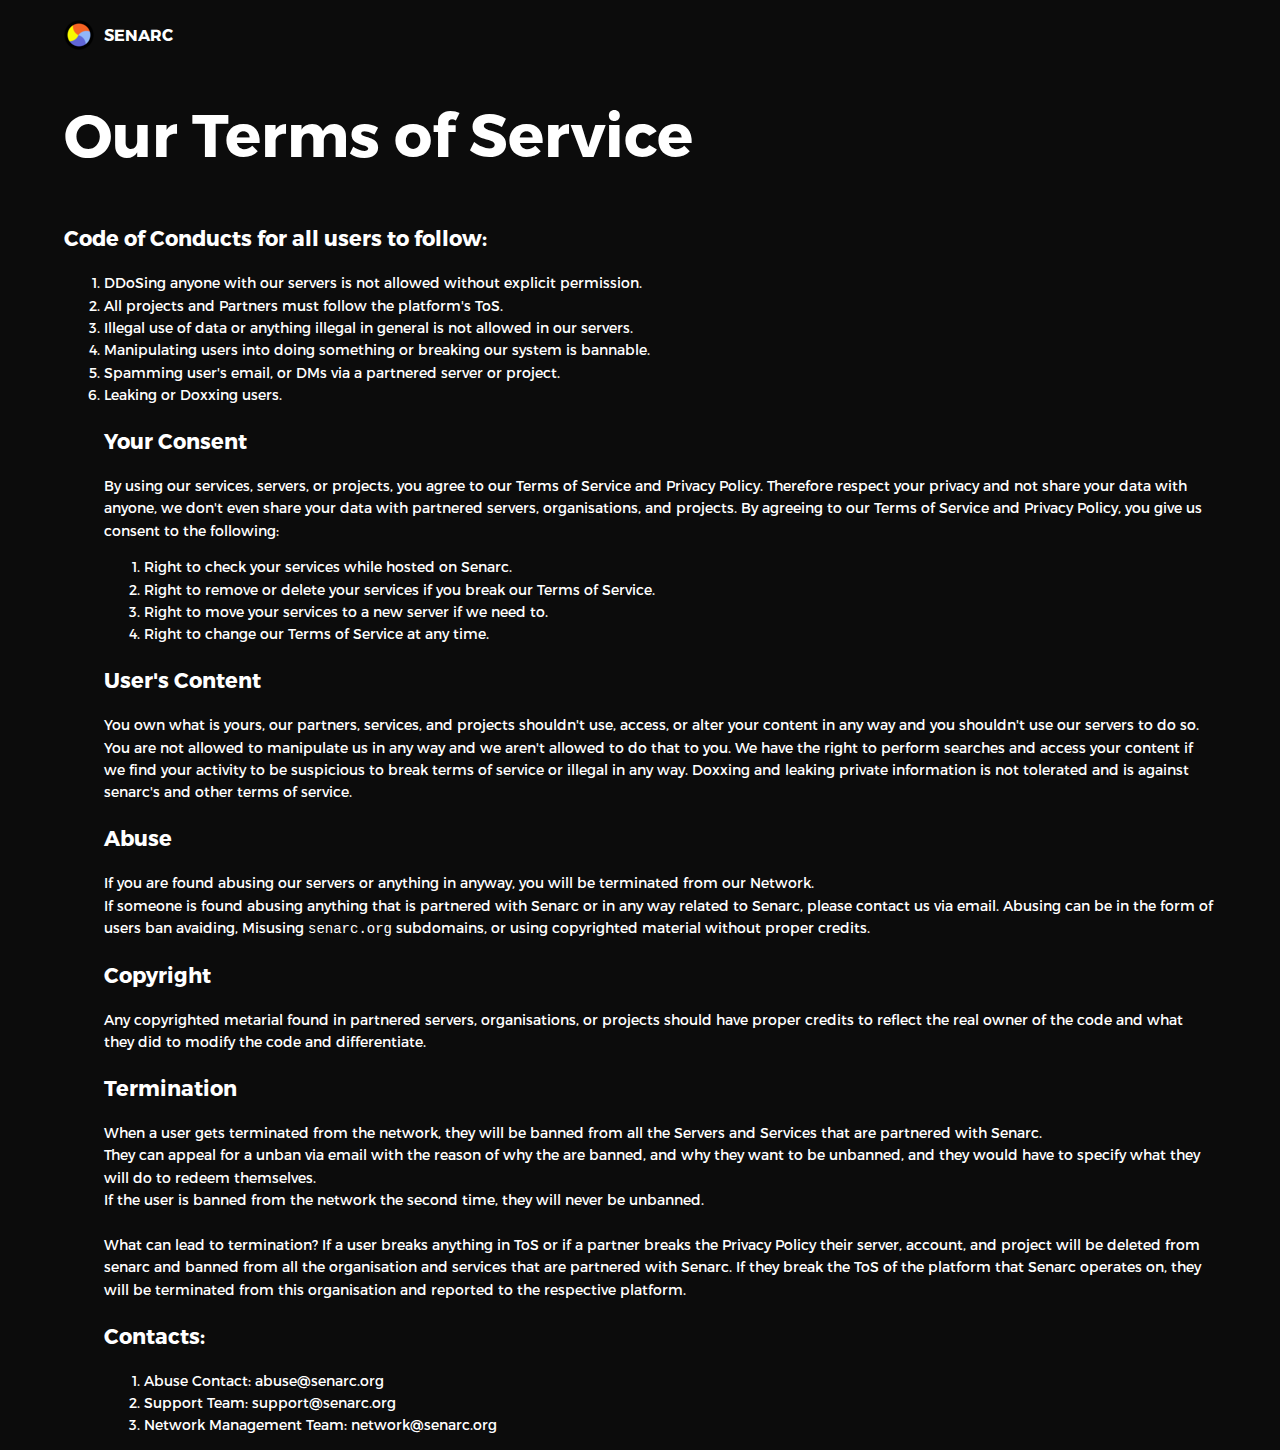
<file: terms.html>
<!DOCTYPE html>
<html>
	<head>
		<title>Terms of Service</title>
		<meta charset="utf-8">
		<meta name="viewport" content="width=device-width, initial-scale=1">
		<meta http-equiv="X-UA-Compatible" content="IE=edge">
		<meta property="og:description" content="The terms of service or also known as terms of use for all members of senarc.">
		<meta name="description" content="The terms of service or also known as terms of use for all members of senarc.">
		<meta content="Terms of Service" property="og:title" />
		<meta name="keywords" content="Senarc, Discord, Network">

		<meta property="og:locale" content="en_GB" />
		<link rel="canonical" href="https://senarc.org/" />
		<meta property="og:url" content="https://senarc.org/" />
		<link rel="apple-touch-icon" sizes="76x76" href="https://i.ibb.co/wzVT8yZ/Senarc.png">
		<link rel="icon" type="image/png" href="https://i.ibb.co/wzVT8yZ/Senarc.png">
		<meta property="og:thumbnail" content="https://i.ibb.co/wzVT8yZ/Senarc.png" />
		<meta property="og:image" content="https://i.ibb.co/wzVT8yZ/Senarc.png" />
		<meta name="theme-color" content="#91B5F9">
		<meta name="keywords" content="senarc, mta, safety, discord, organisation">
		<meta name="author" content="BenitzCoding">
		<link rel="stylesheet" href="assets/css/policy.css">
	</head>
		<!-- notification for small viewports and landscape oriented smartphones -->
	<div class="device-notification">
	<a class="device-notification--logo" href="#0">
		<img src="assets/img/logo.png" alt="Senarc">
		<p>Senarc</p>
	</a>
	<p class="device-notification--message">Senarc has so much to offer that we must request you orient your device to portrait or find a larger screen. You won't be disappointed.</p>
</div>
<div class="perspective effect-rotate-left">
	<div class="container"><div class="outer-nav--return"></div>
	  <div id="viewport" class="l-viewport">
		<div class="l-wrapper">
		  <header class="header">
			<a class="header--logo" href="#0">
			  <img src="assets/img/logo.png" alt="Senarc">
			  <p>Senarc</p>
			</a>
		</header>
	<br/>
	<br/>
	<h1 style="font-size: 60px;">Our Terms of Service</h1>
	<h2> Code of Conducts for all users to follow:</h2>
	<ol>
		<li> DDoSing anyone with our servers is not allowed without explicit permission. </li>
		<li> All projects and Partners must follow the platform's ToS. </li>
		<li> Illegal use of data or anything illegal in general is not allowed in our servers. </li>
		<li> Manipulating users into doing something or breaking our system is bannable. </li>
		<li> Spamming user's email, or DMs via a partnered server or project. </li>
		<li> Leaking or Doxxing users. </li>

	<h2> Your Consent </h2>
	<p>
		By using our services, servers, or projects, you agree to our Terms of Service and Privacy Policy. Therefore respect your privacy and not share your data with anyone, we don't even share your data with partnered servers, organisations, and projects.
		By agreeing to our Terms of Service and Privacy Policy, you give us consent to the following:
		<ol>
			<li>
				Right to check your services while hosted on Senarc.
			</li>
			<li>
				Right to remove or delete your services if you break our Terms of Service.
			</li>
			<li>
				Right to move your services to a new server if we need to.
			</li>
			<li>
				Right to change our Terms of Service at any time.
			</li>
		</ol>
	</p>

	<h2> User's Content </h2>
	<p>
		You own what is yours, our partners, services, and projects shouldn't use, access, or alter your content in any way and you shouldn't use our servers to do so. You are not allowed to manipulate us in any way and we aren't allowed to do that to you. We have the right to perform searches and access your content if we find your activity to be suspicious to break terms of service or illegal in any way. Doxxing and leaking private information is not tolerated and is against senarc's and other terms of service.
	</p>
	
	<h2> Abuse </h2>
	<p>
		If you are found abusing our servers or anything in anyway, you will be terminated from our Network. <br/>
		If someone is found abusing anything that is partnered with Senarc or in any way related to Senarc, please contact us via email.
		Abusing can be in the form of users ban avaiding, Misusing <code>senarc.org</code> subdomains, or using copyrighted material without proper credits.
	</p>
	<h2> Copyright </h2>
	<p>
		Any copyrighted metarial found in partnered servers, organisations, or projects should have proper credits to reflect the real owner of the code and what they did to modify the code and differentiate.
	</p>
	<h2> Termination </h2>
	<p>
		When a user gets terminated from the network, they will be banned from all the Servers and Services that are partnered with Senarc.<br/>
		They can appeal for a unban via email with the reason of why the are banned, and why they want to be unbanned, and they would have to specify what they will do to redeem themselves.<br/>
		If the user is banned from the network the second time, they will never be unbanned.<br/><br/>
		What can lead to termination? If a user breaks anything in ToS or if a partner breaks the Privacy Policy their server, account, and project will be deleted from senarc and banned from all the organisation and services that are partnered with Senarc. If they break the ToS of the platform that Senarc operates on, they will be terminated from this organisation and reported to the respective platform.
	</p>
	<h2> Contacts: </h2>
	<ol> 
		<li> Abuse Contact: abuse@senarc.org </li>
		<li> Support Team: support@senarc.org </li>
		<li> Network Management Team: network@senarc.org </li>
	</ol>

</div>
</div>
</div>
</div>
	
</body>

</html>
</file>
<file: assets/css/main.css>
@font-face{font-family:'Montserrat';src:url("fonts/Montserrat-Black.eot");src:local("☺"),url("fonts/Montserrat-Black.woff") format("woff"),url("fonts/Montserrat-Black.ttf") format("truetype"),url("fonts/Montserrat-Black.svg") format("svg");font-weight:900;font-style:normal}@font-face{font-family:'Montserrat';src:url("fonts/Montserrat-Bold.eot");src:local("☺"),url("fonts/Montserrat-Bold.woff") format("woff"),url("fonts/Montserrat-Bold.ttf") format("truetype"),url("fonts/Montserrat-Bold.svg") format("svg");font-weight:700;font-style:normal}@font-face{font-family:'Montserrat';src:url("fonts/Montserrat-Regular.eot");src:local("☺"),url("fonts/Montserrat-Regular.woff") format("woff"),url("fonts/Montserrat-Regular.ttf") format("truetype"),url("fonts/Montserrat-Regular.svg") format("svg");font-weight:400;font-style:normal}@font-face{font-family:'Montserrat';src:url("fonts/Montserrat-Light.eot");src:local("☺"),url("fonts/Montserrat-Light.woff") format("woff"),url("fonts/Montserrat-Light.ttf") format("truetype"),url("fonts/Montserrat-Light.svg") format("svg");font-weight:300;font-style:normal}/*! normalize.css v3.0.2 | MIT License | git.io/normalize */html{font-family:sans-serif;-ms-text-size-adjust:100%;-webkit-text-size-adjust:100%}body{margin:0}article,aside,details,figcaption,figure,footer,header,hgroup,main,menu,nav,section,summary{display:block}audio,canvas,progress,video{display:inline-block;vertical-align:baseline}audio:not([controls]){display:none;height:0}[hidden],template{display:none}a{background-color:transparent}a:active,a:hover{outline:0}abbr[title]{border-bottom:1px dotted}b,strong{font-weight:bold}dfn{font-style:italic}h1{font-size:2em;margin:0.67em 0}mark{background:#ff0;color:#000}small{font-size:80%}sub,sup{font-size:75%;line-height:0;position:relative;vertical-align:baseline}sup{top:-0.5em}sub{bottom:-0.25em}img{border:0}svg:not(:root){overflow:hidden}figure{margin:1em 40px}hr{box-sizing:content-box;height:0}pre{overflow:auto}code,kbd,pre,samp{font-family:monospace, monospace;font-size:1em}button,input,optgroup,select,textarea{color:inherit;font:inherit;margin:0}button{overflow:visible}button,select{text-transform:none}button,html input[type="button"],input[type="reset"],input[type="submit"]{-webkit-appearance:button;cursor:pointer}button[disabled],html input[disabled]{cursor:default}button::-moz-focus-inner,input::-moz-focus-inner{border:0;padding:0}input{line-height:normal}input[type="checkbox"],input[type="radio"]{box-sizing:border-box;padding:0}input[type="number"]::-webkit-inner-spin-button,input[type="number"]::-webkit-outer-spin-button{height:auto}input[type="search"]{-webkit-appearance:textfield;box-sizing:content-box}input[type="search"]::-webkit-search-cancel-button,input[type="search"]::-webkit-search-decoration{-webkit-appearance:none}fieldset{border:1px solid #c0c0c0;margin:0 2px;padding:0.35em 0.625em 0.75em}legend{border:0;padding:0}textarea{overflow:auto}optgroup{font-weight:bold}table{border-collapse:collapse;border-spacing:0}td,th{padding:0}::-moz-selection{background:#FFF498}::selection{background:#FFF498}::-moz-selection{background:#FFF498}img::-moz-selection{background:transparent}img::selection{background:transparent}img::-moz-selection{background:transparent}body{-webkit-tap-highlight-color:#FFF498}body{background-color:#0c0c0c;font-size:14px;line-height:1.6;font-family:"Montserrat",sans-serif;color:#fff;-webkit-font-smoothing:antialiased;-webkit-text-size-adjust:100%}.l-viewport{position:relative;width:100%;height:100vh;box-shadow:0 0 45px 5px rgba(0,0,0,0.85);overflow:hidden}.l-wrapper{position:relative;width:1440px;max-width:90%;height:100%;margin:0 auto}.l-side-nav{position:absolute;left:0;display:-webkit-box;display:-webkit-flex;display:-ms-flexbox;display:flex;height:100%;-webkit-box-align:center;-webkit-align-items:center;-ms-flex-align:center;align-items:center}.l-side-nav::before{content:"";position:absolute;top:50%;left:0;-webkit-transform:translateY(-50%);transform:translateY(-50%);width:2px;height:70%;max-height:750px;background-color:#555;opacity:.35;z-index:10}@media (max-width: 1180px){.l-side-nav{display:none}}.l-main-content{position:relative;width:100%;height:100%;margin:0;padding:0;list-style:none}.l-section{position:absolute;width:100%;height:100%}.device-notification{display:none;position:fixed;top:0;left:0;width:100%;height:100%;-webkit-box-orient:vertical;-webkit-box-direction:normal;-webkit-flex-direction:column;-ms-flex-direction:column;flex-direction:column;-webkit-box-align:center;-webkit-align-items:center;-ms-flex-align:center;-ms-grid-row-align:center;align-items:center;-webkit-box-pack:center;-webkit-justify-content:center;-ms-flex-pack:center;justify-content:center;background-color:#0c0c0c;z-index:12}.device-notification--logo{display:-webkit-box;display:-webkit-flex;display:-ms-flexbox;display:flex;-webkit-box-align:center;-webkit-align-items:center;-ms-flex-align:center;align-items:center;text-decoration:none;color:#fff}.device-notification--logo p{margin:0 0 0 10px;font-size:16px;font-weight:700;text-transform:uppercase}.device-notification--message{width:70%;margin:30px 0 0 0;font-weight:700;text-align:center}@media (max-width: 767px) and (min-width: 601px) and (max-height: 680px){.device-notification{display:-webkit-box;display:-webkit-flex;display:-ms-flexbox;display:flex}}@media (max-width: 600px) and (min-width: 480px) and (max-height: 580px){.device-notification{display:-webkit-box;display:-webkit-flex;display:-ms-flexbox;display:flex}}@media (max-width: 736px) and (min-width: 360px) and (orientation: landscape){.device-notification{display:-webkit-box;display:-webkit-flex;display:-ms-flexbox;display:flex}}@media(max-width: 359px){.device-notification{display:-webkit-box;display:-webkit-flex;display:-ms-flexbox;display:flex}}.section{opacity:0;visibility:hidden;-webkit-transition:opacity .4s ease-in-out,visibility 0s .4s;transition:opacity .4s ease-in-out,visibility 0s .4s}.section--is-active{opacity:1;visibility:visible;z-index:1;-webkit-transition:opacity .4s ease-in-out .4s;transition:opacity .4s ease-in-out .4s}.section--next{-webkit-transform:translateY(-45px);transform:translateY(-45px);-webkit-transition:-webkit-transform .4s ease-in-out;transition:-webkit-transform .4s ease-in-out;transition:transform .4s ease-in-out;transition:transform .4s ease-in-out, -webkit-transform .4s ease-in-out}.section--prev{-webkit-transform:translateY(45px);transform:translateY(45px);-webkit-transition:-webkit-transform .4s ease-in-out;transition:-webkit-transform .4s ease-in-out;transition:transform .4s ease-in-out;transition:transform .4s ease-in-out, -webkit-transform .4s ease-in-out}.header{position:absolute;top:0;left:0;display:-webkit-box;display:-webkit-flex;display:-ms-flexbox;display:flex;width:100%;height:70px;-webkit-box-align:center;-webkit-align-items:center;-ms-flex-align:center;align-items:center;-webkit-box-pack:justify;-webkit-justify-content:space-between;-ms-flex-pack:justify;justify-content:space-between;z-index:10}.header--logo{display:-webkit-box;display:-webkit-flex;display:-ms-flexbox;display:flex;-webkit-box-align:center;-webkit-align-items:center;-ms-flex-align:center;align-items:center;text-decoration:none;color:#fff}.header--logo p{margin:0 0 0 10px;font-size:16px;font-weight:700;text-transform:uppercase}.header--nav-toggle{display:-webkit-box;display:-webkit-flex;display:-ms-flexbox;display:flex;width:50px;height:50px;-webkit-box-orient:vertical;-webkit-box-direction:normal;-webkit-flex-direction:column;-ms-flex-direction:column;flex-direction:column;-webkit-box-align:center;-webkit-align-items:center;-ms-flex-align:center;align-items:center;-webkit-box-pack:center;-webkit-justify-content:center;-ms-flex-pack:center;justify-content:center;cursor:pointer}.header--nav-toggle span,.header--nav-toggle::before,.header--nav-toggle::after{content:"";position:relative;width:16px;height:2px;background-color:#fff}.header--nav-toggle::before{bottom:5px;width:23px}.header--nav-toggle::after{top:5px;width:23px}.header--cta{position:absolute;top:50%;left:50%;-webkit-transform:translate(-50%, -50%);transform:translate(-50%, -50%);padding:0 20px;line-height:30px;text-decoration:none;color:#fff;font-weight:700;text-transform:uppercase;background-color:#0f33ff;border:none;opacity:0;visibility:hidden;-webkit-transition:opacity .4s ease-in-out,visibility 0s .4s;transition:opacity .4s ease-in-out,visibility 0s .4s}.header--cta:focus{outline:none}.header--cta.is-active{opacity:1;visibility:visible;-webkit-transition:opacity .4s ease-in-out .4s;transition:opacity .4s ease-in-out .4s}@media (max-width: 767px){.header--cta{display:none}}.side-nav{position:relative;display:-webkit-box;display:-webkit-flex;display:-ms-flexbox;display:flex;width:100px;height:70%;max-height:750px;-webkit-box-orient:vertical;-webkit-box-direction:normal;-webkit-flex-direction:column;-ms-flex-direction:column;flex-direction:column;-webkit-justify-content:space-around;-ms-flex-pack:distribute;justify-content:space-around;margin:0;padding:0;list-style-position:inside;z-index:10}.side-nav>li{position:relative;top:-5px;color:#fff;font-size:6px;cursor:pointer}.side-nav>li span{position:relative;top:3px;left:10px;color:#fff;font-size:14px;font-weight:300;opacity:0;visibility:hidden}.side-nav>li::before{position:absolute;top:3px;left:10px;color:#555;font-size:14px;font-weight:300}.side-nav li:nth-child(1)::before{content:"01"}.side-nav li:nth-child(2)::before{content:"02"}.side-nav li:nth-child(3)::before{content:"03"}.side-nav li:nth-child(4)::before{content:"04"}.side-nav li:nth-child(5)::before{content:"05"}.side-nav li.is-active{color:#0f33ff;-webkit-transition:color .4s ease-in-out;transition:color .4s ease-in-out}.side-nav li.is-active span{opacity:1;visibility:visible;-webkit-transition:opacity .4s ease-in-out;transition:opacity .4s ease-in-out}.side-nav li.is-active::before{left:-33px;color:#fff}.intro{position:relative;display:-webkit-box;display:-webkit-flex;display:-ms-flexbox;display:flex;width:900px;max-width:75%;height:100%;-webkit-box-orient:vertical;-webkit-box-direction:normal;-webkit-flex-direction:column;-ms-flex-direction:column;flex-direction:column;-webkit-box-pack:center;-webkit-justify-content:center;-ms-flex-pack:center;justify-content:center;margin:0 auto}@media (max-width: 1180px){.intro{max-width:100%}}.intro--banner{position:relative;height:475px}.intro--banner::before{content:"";position:absolute;bottom:20px;left:-15px;right:0;height:2px;background-color:#282828}.intro--banner::after{content:"";position:absolute;bottom:18px;left:0;width:30px;height:4px;background-color:#0f33ff}.intro--banner h1{position:relative;font-size:68px;font-weight:900;line-height:1;z-index:1}.intro--banner button{position:relative;padding:5px 17px 5px 12px;font-weight:700;text-transform:uppercase;background-color:transparent;border:none}.intro--banner button .btn-background{position:absolute;top:0;left:23px;right:0;height:100%;background-color:#0f33ff;z-index:-1;-webkit-transition:left .2s ease-in-out;transition:left .2s ease-in-out}.intro--banner button:hover .btn-background{left:0}.intro--banner button:focus{outline:none}.intro--banner button svg{position:relative;left:5px;width:15px;fill:#fff}.intro--banner img{position:absolute;bottom:21px;right:-12px}.intro--options{display:-webkit-box;display:-webkit-flex;display:-ms-flexbox;display:flex;-webkit-box-pack:justify;-webkit-justify-content:space-between;-ms-flex-pack:justify;justify-content:space-between;margin:0;padding:0;list-style:none}.intro--options>a{max-width:250px;text-decoration:none;color:#282828;-webkit-transition:color .2s ease-in-out;transition:color .2s ease-in-out}.intro--options>a:hover{color:#fff}.intro--options h3{font-size:16px;text-transform:uppercase}.intro--options p{margin-bottom:0}@media (max-width: 900px){.intro--banner{height:380px}.intro--banner h1{font-size:55px}.intro--banner img{width:430px}.intro--options>a{margin-right:30px}.intro--options>a:last-child{margin-right:0}}@media (max-width: 767px){.intro--banner{height:305px}.intro--banner h1{font-size:44px}.intro--banner img{width:330px}.intro--options{display:block}.intro--options>a{display:block;max-width:100%;margin:0 0 30px 0}.intro--options>a:last-child{margin-bottom:0}}@media (max-width: 600px){.intro--banner{height:360px}.intro--banner h1{font-size:55px}.intro--banner img{display:none}}@media (max-width: 600px) and (max-height: 750px){.intro--banner{height:auto}.intro--banner::before,.intro--banner::after{display:none}.intro--banner h1{margin-top:0}.intro--options{display:none}}.work{position:relative;display:-webkit-box;display:-webkit-flex;display:-ms-flexbox;display:flex;width:960px;max-width:80%;height:100%;-webkit-box-orient:vertical;-webkit-box-direction:normal;-webkit-flex-direction:column;-ms-flex-direction:column;flex-direction:column;-webkit-box-pack:center;-webkit-justify-content:center;-ms-flex-pack:center;justify-content:center;margin:0 auto}@media (max-width: 1180px){.work{max-width:100%}}.work h2{margin:0 0 20px 0;font-size:30px;text-align:center}.work--lockup{position:relative}.work--lockup .slider{position:relative;display:-webkit-box;display:-webkit-flex;display:-ms-flexbox;display:flex;width:80%;margin:0 auto;padding:0;list-style:none}.work--lockup .slider--item{position:absolute;display:none;text-align:center}.work--lockup .slider--item a{text-decoration:none;color:#858585}.work--lockup .slider--item-title{margin-top:10px;font-size:12px;font-weight:700;text-transform:uppercase}.work--lockup .slider--item-description{display:none;max-width:250px;margin:0 auto}.work--lockup .slider--item-image{width:150px;height:150px;margin:0 auto;border-radius:50%;overflow:hidden}.work--lockup .slider--item-image img{width:100%}.work--lockup .slider--item-left{top:50%;left:0;-webkit-transform:translateY(-50%);transform:translateY(-50%);display:block}.work--lockup .slider--item-right{top:50%;right:0;-webkit-transform:translateY(-50%);transform:translateY(-50%);display:block}.work--lockup .slider--item-center{position:relative;top:30px;left:50%;-webkit-transform:translateX(-50%);transform:translateX(-50%);display:block}.work--lockup .slider--item-center a{color:#fff}.work--lockup .slider--item-center .slider--item-title{margin-top:25px;font-size:16px}.work--lockup .slider--item-center .slider--item-description{display:block}.work--lockup .slider--item-center .slider--item-image{width:300px;height:300px}.work--lockup .slider--next,.work--lockup .slider--prev{position:absolute;top:160px;display:-webkit-box;display:-webkit-flex;display:-ms-flexbox;display:flex;width:50px;height:50px;-webkit-box-align:center;-webkit-align-items:center;-ms-flex-align:center;align-items:center;-webkit-box-pack:center;-webkit-justify-content:center;-ms-flex-pack:center;justify-content:center;background-color:#282828;border-radius:50%;cursor:pointer}.work--lockup .slider--next svg,.work--lockup .slider--prev svg{width:20px;fill:#fff}.work--lockup .slider--next{right:0}.work--lockup .slider--prev{left:0}@media (max-width: 900px){.work--lockup .slider--item-image{width:120px;height:120px}.work--lockup .slider--item-center .slider--item-image{width:240px;height:240px}.work--lockup .slider--next,.work--lockup .slider--prev{top:130px}}@media (max-width: 767px){.work--lockup .slider{width:75%}.work--lockup .slider--item-image{width:90px;height:90px}.work--lockup .slider--item-center .slider--item-image{width:190px;height:190px}.work--lockup .slider--next,.work--lockup .slider--prev{top:105px}}@media (max-width: 600px){.work--lockup .slider{width:auto}.work--lockup .slider--item-left,.work--lockup .slider--item-right{display:none}}.about{position:relative;display:-webkit-box;display:-webkit-flex;display:-ms-flexbox;display:flex;width:900px;max-width:75%;height:100%;-webkit-box-orient:vertical;-webkit-box-direction:normal;-webkit-flex-direction:column;-ms-flex-direction:column;flex-direction:column;-webkit-box-pack:center;-webkit-justify-content:center;-ms-flex-pack:center;justify-content:center;margin:0 auto}@media (max-width: 1180px){.about{max-width:100%}}.about--banner{position:relative;height:475px}.about--banner::before{content:"";position:absolute;top:20px;left:200px;-webkit-transform:rotate(-25deg);transform:rotate(-25deg);border:5px solid #0f33ff;border-right-color:transparent;border-bottom-color:transparent}.about--banner::after{content:"";position:absolute;top:75px;left:400px;-webkit-transform:rotate(45deg);transform:rotate(45deg);width:10px;height:10px;background-color:#0f33ff}.about--banner h2{position:relative;margin-top:35px;font-size:68px;font-weight:900;line-height:1;z-index:1}.about--banner h2::before{content:"";position:absolute;top:60px;left:268px;width:30px;height:30px;background-color:#0f33ff;border-radius:50%}.about--banner h2::after{content:"";position:absolute;top:255px;left:255px;width:10px;height:10px;background-color:#0f33ff}.about--banner a{padding:5px 17px 5px 0;text-decoration:none;color:#fff;font-weight:700;text-transform:uppercase;background-color:transparent}.about--banner a:hover svg{left:10px}.about--banner a svg{position:relative;left:5px;width:15px;fill:#fff;-webkit-transition:left .2s ease-in-out;transition:left .2s ease-in-out}.about--banner img{position:absolute;bottom:-90px;right:-12px}.about--options{display:-webkit-box;display:-webkit-flex;display:-ms-flexbox;display:flex;max-width:600px;-webkit-box-pack:justify;-webkit-justify-content:space-between;-ms-flex-pack:justify;justify-content:space-between;margin:0;padding:0;list-style:none}.about--options>a{position:relative;width:150px;height:75px;text-decoration:none;color:#fff;border:10px solid #0f33ff;background-position:center;background-size:cover;background-repeat:no-repeat}.about--options>a:nth-child(1){background-image:url("../img/about-winners.jpg")}.about--options>a:nth-child(2){background-image:url("../img/about-philosophy.jpg")}.about--options>a:nth-child(3){background-image:url("../img/about-history.jpg")}.about--options>a:hover h3{bottom:-50px}.about--options h3{position:absolute;bottom:-38px;left:10px;font-size:16px;text-transform:uppercase;-webkit-transition:bottom .2s ease-in-out,left .2s ease-in-out;transition:bottom .2s ease-in-out,left .2s ease-in-out}@media (max-width: 767px){.about--banner{height:305px}.about--banner::before{top:0;left:125px}.about--banner::after{top:35px;left:260px}.about--banner h2{margin-top:10px;font-size:44px}.about--banner h2::before{top:28px;left:168px}.about--banner h2::after{top:163px;left:163px}.about--banner img{width:315px}}@media (max-width: 600px){.about--banner{height:auto}.about--banner::before{left:155px}.about--banner::after{left:310px}.about--banner h2{margin-top:0;font-size:55px}.about--banner h2::before{top:43px;left:214px}.about--banner h2::after{top:205px;left:205px}.about--banner img{display:none}.about--options{display:none}}.contact{position:fixed;top:0;left:0;width:100%;height:100%;background-image:url("../img/contact-visual.png");background-position:center;background-size:cover;background-repeat:no-repeat}.contact--lockup{position:relative;display:-webkit-box;display:-webkit-flex;display:-ms-flexbox;display:flex;width:900px;max-width:75%;height:100%;-webkit-box-align:center;-webkit-align-items:center;-ms-flex-align:center;align-items:center;-webkit-box-pack:end;-webkit-justify-content:flex-end;-ms-flex-pack:end;justify-content:flex-end;margin:0 auto}@media (max-width: 1180px){.contact--lockup{max-width:90%}}@media (max-width: 767px){.contact--lockup{-webkit-box-pack:center;-webkit-justify-content:center;-ms-flex-pack:center;justify-content:center}}.contact--lockup .modal{padding:45px 45px;text-align:center;background-color:#0c0c0c;box-shadow:0 0 30px 0 rgba(0,0,0,0.75)}.contact--lockup .modal--information p,.contact--lockup .modal--information a{display:block;margin:14px 0;text-decoration:none;color:#fff;font-weight:700}.contact--lockup .modal--information p{margin-top:0}.contact--lockup .modal--options{margin:0;padding:0;list-style:none}.contact--lockup .modal--options>li{width:130px;margin:0 auto 25px auto}.contact--lockup .modal--options li:nth-child(1){background-color:#1769ff}.contact--lockup .modal--options li:nth-child(2){background-color:#ea4c89}.contact--lockup .modal--options li:nth-child(3){margin-bottom:0;background-color:#0f33ff;text-transform:uppercase}.contact--lockup .modal--options a{display:block;width:100%;padding:8px 0;text-decoration:none;color:#fff;font-weight:700}.hire{position:relative;display:-webkit-box;display:-webkit-flex;display:-ms-flexbox;display:flex;width:700px;max-width:75%;height:100%;-webkit-box-orient:vertical;-webkit-box-direction:normal;-webkit-flex-direction:column;-ms-flex-direction:column;flex-direction:column;-webkit-box-pack:center;-webkit-justify-content:center;-ms-flex-pack:center;justify-content:center;margin:0 auto}@media (max-width: 1180px){.hire{max-width:100%}}.hire h2{margin:0 0 20px 0;font-size:30px;text-align:center}.work-request{display:-webkit-box;display:-webkit-flex;display:-ms-flexbox;display:flex;width:100%;-webkit-box-orient:vertical;-webkit-box-direction:normal;-webkit-flex-direction:column;-ms-flex-direction:column;flex-direction:column;-webkit-box-align:center;-webkit-align-items:center;-ms-flex-align:center;align-items:center;color:#fff}.work-request input[type="submit"]{width:400px;max-width:100%;line-height:50px;font-size:16px;font-weight:700;text-transform:uppercase;background-color:#0f33ff;border:none;border-radius:0}.work-request input[type="submit"]:focus{outline:none}.work-request--options{display:-webkit-box;display:-webkit-flex;display:-ms-flexbox;display:flex;width:100%;-webkit-box-orient:vertical;-webkit-box-direction:normal;-webkit-flex-direction:column;-ms-flex-direction:column;flex-direction:column;-webkit-box-align:center;-webkit-align-items:center;-ms-flex-align:center;align-items:center;margin:30px 0}.work-request--options .options-a{display:-webkit-box;display:-webkit-flex;display:-ms-flexbox;display:flex;width:100%;-webkit-box-pack:justify;-webkit-justify-content:space-between;-ms-flex-pack:justify;justify-content:space-between}.work-request--options .options-b{display:-webkit-box;display:-webkit-flex;display:-ms-flexbox;display:flex;width:72%;-webkit-flex-wrap:wrap;-ms-flex-wrap:wrap;flex-wrap:wrap;-webkit-justify-content:space-around;-ms-flex-pack:distribute;justify-content:space-around}.work-request--options label{display:block;width:200px;margin-bottom:30px;line-height:50px;font-size:16px;font-weight:700;text-align:center;border:2px solid #fff;cursor:pointer;-webkit-transition:background-color .2s ease-in-out,border-color .2s ease-in-out;transition:background-color .2s ease-in-out,border-color .2s ease-in-out}.work-request--options label svg{position:relative;left:-5px;width:0;fill:#fff;-webkit-transition:width .2s ease-in-out;transition:width .2s ease-in-out}.work-request--options input[type="checkbox"]{display:none}.work-request--options input[type="checkbox"]:checked+label{background-color:#0f33ff;border-color:#0f33ff}.work-request--options input[type="checkbox"]:checked+label svg{width:15px}.work-request--information{display:-webkit-box;display:-webkit-flex;display:-ms-flexbox;display:flex;width:100%;-webkit-box-pack:justify;-webkit-justify-content:space-between;-ms-flex-pack:justify;justify-content:space-between;margin-bottom:60px}.work-request--information .information-name,.work-request--information .information-email{position:relative;width:45%;height:50px;font-size:30px;font-weight:300}.work-request--information input[type="text"],.work-request--information input[type="email"]{width:100%;padding:0 0 5px 0;background-color:transparent;border:none;border-bottom:1px solid #fff;border-radius:0}.work-request--information input[type="text"]:focus,.work-request--information input[type="email"]:focus{outline:none;background-color:#0c0c0c}.work-request--information label{position:absolute;top:0;left:0;pointer-events:none;-webkit-transition:top .2s ease-in-out,font-size .2s ease-in-out;transition:top .2s ease-in-out,font-size .2s ease-in-out}.work-request--information input:focus+label,.work-request--information input.has-value+label{top:-15px;font-size:14px}@media (max-width: 767px){.work-request--options{-webkit-box-orient:horizontal;-webkit-box-direction:normal;-webkit-flex-direction:row;-ms-flex-direction:row;flex-direction:row;-webkit-justify-content:space-around;-ms-flex-pack:distribute;justify-content:space-around}.work-request--options .options-a,.work-request--options .options-b{display:block;width:auto}}@media (max-width: 600px){.work-request--options{margin:20px 0}}@media (max-width: 600px) and (max-width: 415px){.work-request--options{-webkit-box-pack:justify;-webkit-justify-content:space-between;-ms-flex-pack:justify;justify-content:space-between}}@media (max-width: 600px){.work-request--options label{width:150px;margin-bottom:15px;font-size:14px}.work-request--options input[type="checkbox"]:checked+label svg{width:12px}.work-request--information{margin-bottom:30px}.work-request--information .information-name,.work-request--information .information-email{height:40px;font-size:24px}}.perspective{position:relative;width:100%;height:100%;overflow:hidden}.perspective--modalview{position:fixed;-webkit-perspective:1500px;perspective:1500px}.container{position:relative;-webkit-transform:translateZ(0) translateX(0) rotateY(0deg);transform:translateZ(0) translateX(0) rotateY(0deg);min-height:100%;outline:30px solid #0f33ff;-webkit-transition:-webkit-transform .4s;transition:-webkit-transform .4s;transition:transform .4s;transition:transform .4s, -webkit-transform .4s}.modalview .container{position:absolute;width:100%;height:100%;overflow:hidden;-webkit-backface-visibility:hidden;backface-visibility:hidden}.effect-rotate-left .container{-webkit-transform-origin:0% 50%;transform-origin:0% 50%;-webkit-transition:-webkit-transform .4s;transition:-webkit-transform .4s;transition:transform .4s;transition:transform .4s, -webkit-transform .4s}.effect-rotate-left--animate .container{-webkit-transform:translateZ(-1800px) translateX(-50%) rotateY(45deg);transform:translateZ(-1800px) translateX(-50%) rotateY(45deg);outline:30px solid #0f33ff}.outer-nav{position:absolute;top:50%;left:55%;-webkit-transform:translateY(-50%);transform:translateY(-50%);-webkit-transform-style:preserve-3d;transform-style:preserve-3d;margin:0;padding:0;list-style:none;text-align:center;visibility:hidden;-webkit-transition:visibility 0s .2s;transition:visibility 0s .2s}.outer-nav.is-vis{visibility:visible}.outer-nav--return{position:absolute;top:0;left:0;width:100%;height:100%;display:none;cursor:pointer;z-index:11}.outer-nav--return.is-vis{display:block}.outer-nav>li{-webkit-transform-style:preserve-3d;transform-style:preserve-3d;-webkit-transform:translateX(350px) translateZ(-1000px);transform:translateX(350px) translateZ(-1000px);font-size:55px;font-weight:900;opacity:0;cursor:pointer;-webkit-transition:opacity .2s,-webkit-transform .2s;transition:opacity .2s,-webkit-transform .2s;transition:transform .2s,opacity .2s;transition:transform .2s,opacity .2s,-webkit-transform .2s}.outer-nav>li.is-vis{-webkit-transform:translateX(0) translateZ(0);transform:translateX(0) translateZ(0);opacity:1;-webkit-transition:opacity .4s,-webkit-transform .4s;transition:opacity .4s,-webkit-transform .4s;transition:transform .4s,opacity .4s;transition:transform .4s,opacity .4s,-webkit-transform .4s}.outer-nav>li::before{content:"";position:absolute;top:50%;left:50%;-webkit-transform:translate(-50%, -25%);transform:translate(-50%, -25%);width:110%;height:15px;opacity:0;background-color:#0f33ff}.outer-nav>li.is-active::before{opacity:1}@media (max-width: 767px){.outer-nav>li{font-size:44px}}@media (max-width: 600px){.outer-nav>li{font-size:34px}}.outer-nav li.is-vis:nth-child(2){-webkit-transition-delay:.04s;transition-delay:.04s}.outer-nav li.is-vis:nth-child(3){-webkit-transition-delay:.08s;transition-delay:.08s}.outer-nav li.is-vis:nth-child(4){-webkit-transition-delay:.12s;transition-delay:.12s}.outer-nav li.is-vis:nth-child(5){-webkit-transition-delay:.16s;transition-delay:.16s}
</file>
<file: templates/assets/css/main.css>
@font-face{font-family:'Montserrat';src:url("fonts/Montserrat-Black.eot");src:local("☺"),url("fonts/Montserrat-Black.woff") format("woff"),url("fonts/Montserrat-Black.ttf") format("truetype"),url("fonts/Montserrat-Black.svg") format("svg");font-weight:900;font-style:normal}@font-face{font-family:'Montserrat';src:url("fonts/Montserrat-Bold.eot");src:local("☺"),url("fonts/Montserrat-Bold.woff") format("woff"),url("fonts/Montserrat-Bold.ttf") format("truetype"),url("fonts/Montserrat-Bold.svg") format("svg");font-weight:700;font-style:normal}@font-face{font-family:'Montserrat';src:url("fonts/Montserrat-Regular.eot");src:local("☺"),url("fonts/Montserrat-Regular.woff") format("woff"),url("fonts/Montserrat-Regular.ttf") format("truetype"),url("fonts/Montserrat-Regular.svg") format("svg");font-weight:400;font-style:normal}@font-face{font-family:'Montserrat';src:url("fonts/Montserrat-Light.eot");src:local("☺"),url("fonts/Montserrat-Light.woff") format("woff"),url("fonts/Montserrat-Light.ttf") format("truetype"),url("fonts/Montserrat-Light.svg") format("svg");font-weight:300;font-style:normal}/*! normalize.css v3.0.2 | MIT License | git.io/normalize */html{font-family:sans-serif;-ms-text-size-adjust:100%;-webkit-text-size-adjust:100%}body{margin:0}article,aside,details,figcaption,figure,footer,header,hgroup,main,menu,nav,section,summary{display:block}audio,canvas,progress,video{display:inline-block;vertical-align:baseline}audio:not([controls]){display:none;height:0}[hidden],template{display:none}a{background-color:transparent}a:active,a:hover{outline:0}abbr[title]{border-bottom:1px dotted}b,strong{font-weight:bold}dfn{font-style:italic}h1{font-size:2em;margin:0.67em 0}mark{background:#ff0;color:#000}small{font-size:80%}sub,sup{font-size:75%;line-height:0;position:relative;vertical-align:baseline}sup{top:-0.5em}sub{bottom:-0.25em}img{border:0}svg:not(:root){overflow:hidden}figure{margin:1em 40px}hr{box-sizing:content-box;height:0}pre{overflow:auto}code,kbd,pre,samp{font-family:monospace, monospace;font-size:1em}button,input,optgroup,select,textarea{color:inherit;font:inherit;margin:0}button{overflow:visible}button,select{text-transform:none}button,html input[type="button"],input[type="reset"],input[type="submit"]{-webkit-appearance:button;cursor:pointer}button[disabled],html input[disabled]{cursor:default}button::-moz-focus-inner,input::-moz-focus-inner{border:0;padding:0}input{line-height:normal}input[type="checkbox"],input[type="radio"]{box-sizing:border-box;padding:0}input[type="number"]::-webkit-inner-spin-button,input[type="number"]::-webkit-outer-spin-button{height:auto}input[type="search"]{-webkit-appearance:textfield;box-sizing:content-box}input[type="search"]::-webkit-search-cancel-button,input[type="search"]::-webkit-search-decoration{-webkit-appearance:none}fieldset{border:1px solid #c0c0c0;margin:0 2px;padding:0.35em 0.625em 0.75em}legend{border:0;padding:0}textarea{overflow:auto}optgroup{font-weight:bold}table{border-collapse:collapse;border-spacing:0}td,th{padding:0}::-moz-selection{background:#FFF498}::selection{background:#FFF498}::-moz-selection{background:#FFF498}img::-moz-selection{background:transparent}img::selection{background:transparent}img::-moz-selection{background:transparent}body{-webkit-tap-highlight-color:#FFF498}body{background-color:#0c0c0c;font-size:14px;line-height:1.6;font-family:"Montserrat",sans-serif;color:#fff;-webkit-font-smoothing:antialiased;-webkit-text-size-adjust:100%}.l-viewport{position:relative;width:100%;height:100vh;box-shadow:0 0 45px 5px rgba(0,0,0,0.85);overflow:hidden}.l-wrapper{position:relative;width:1440px;max-width:90%;height:100%;margin:0 auto}.l-side-nav{position:absolute;left:0;display:-webkit-box;display:-webkit-flex;display:-ms-flexbox;display:flex;height:100%;-webkit-box-align:center;-webkit-align-items:center;-ms-flex-align:center;align-items:center}.l-side-nav::before{content:"";position:absolute;top:50%;left:0;-webkit-transform:translateY(-50%);transform:translateY(-50%);width:2px;height:70%;max-height:750px;background-color:#555;opacity:.35;z-index:10}@media (max-width: 1180px){.l-side-nav{display:none}}.l-main-content{position:relative;width:100%;height:100%;margin:0;padding:0;list-style:none}.l-section{position:absolute;width:100%;height:100%}.device-notification{display:none;position:fixed;top:0;left:0;width:100%;height:100%;-webkit-box-orient:vertical;-webkit-box-direction:normal;-webkit-flex-direction:column;-ms-flex-direction:column;flex-direction:column;-webkit-box-align:center;-webkit-align-items:center;-ms-flex-align:center;-ms-grid-row-align:center;align-items:center;-webkit-box-pack:center;-webkit-justify-content:center;-ms-flex-pack:center;justify-content:center;background-color:#0c0c0c;z-index:12}.device-notification--logo{display:-webkit-box;display:-webkit-flex;display:-ms-flexbox;display:flex;-webkit-box-align:center;-webkit-align-items:center;-ms-flex-align:center;align-items:center;text-decoration:none;color:#fff}.device-notification--logo p{margin:0 0 0 10px;font-size:16px;font-weight:700;text-transform:uppercase}.device-notification--message{width:70%;margin:30px 0 0 0;font-weight:700;text-align:center}@media (max-width: 767px) and (min-width: 601px) and (max-height: 680px){.device-notification{display:-webkit-box;display:-webkit-flex;display:-ms-flexbox;display:flex}}@media (max-width: 600px) and (min-width: 480px) and (max-height: 580px){.device-notification{display:-webkit-box;display:-webkit-flex;display:-ms-flexbox;display:flex}}@media (max-width: 736px) and (min-width: 360px) and (orientation: landscape){.device-notification{display:-webkit-box;display:-webkit-flex;display:-ms-flexbox;display:flex}}@media(max-width: 359px){.device-notification{display:-webkit-box;display:-webkit-flex;display:-ms-flexbox;display:flex}}.section{opacity:0;visibility:hidden;-webkit-transition:opacity .4s ease-in-out,visibility 0s .4s;transition:opacity .4s ease-in-out,visibility 0s .4s}.section--is-active{opacity:1;visibility:visible;z-index:1;-webkit-transition:opacity .4s ease-in-out .4s;transition:opacity .4s ease-in-out .4s}.section--next{-webkit-transform:translateY(-45px);transform:translateY(-45px);-webkit-transition:-webkit-transform .4s ease-in-out;transition:-webkit-transform .4s ease-in-out;transition:transform .4s ease-in-out;transition:transform .4s ease-in-out, -webkit-transform .4s ease-in-out}.section--prev{-webkit-transform:translateY(45px);transform:translateY(45px);-webkit-transition:-webkit-transform .4s ease-in-out;transition:-webkit-transform .4s ease-in-out;transition:transform .4s ease-in-out;transition:transform .4s ease-in-out, -webkit-transform .4s ease-in-out}.header{position:absolute;top:0;left:0;display:-webkit-box;display:-webkit-flex;display:-ms-flexbox;display:flex;width:100%;height:70px;-webkit-box-align:center;-webkit-align-items:center;-ms-flex-align:center;align-items:center;-webkit-box-pack:justify;-webkit-justify-content:space-between;-ms-flex-pack:justify;justify-content:space-between;z-index:10}.header--logo{display:-webkit-box;display:-webkit-flex;display:-ms-flexbox;display:flex;-webkit-box-align:center;-webkit-align-items:center;-ms-flex-align:center;align-items:center;text-decoration:none;color:#fff}.header--logo p{margin:0 0 0 10px;font-size:16px;font-weight:700;text-transform:uppercase}.header--nav-toggle{display:-webkit-box;display:-webkit-flex;display:-ms-flexbox;display:flex;width:50px;height:50px;-webkit-box-orient:vertical;-webkit-box-direction:normal;-webkit-flex-direction:column;-ms-flex-direction:column;flex-direction:column;-webkit-box-align:center;-webkit-align-items:center;-ms-flex-align:center;align-items:center;-webkit-box-pack:center;-webkit-justify-content:center;-ms-flex-pack:center;justify-content:center;cursor:pointer}.header--nav-toggle span,.header--nav-toggle::before,.header--nav-toggle::after{content:"";position:relative;width:16px;height:2px;background-color:#fff}.header--nav-toggle::before{bottom:5px;width:23px}.header--nav-toggle::after{top:5px;width:23px}.header--cta{position:absolute;top:50%;left:50%;-webkit-transform:translate(-50%, -50%);transform:translate(-50%, -50%);padding:0 20px;line-height:30px;text-decoration:none;color:#fff;font-weight:700;text-transform:uppercase;background-color:#0f33ff;border:none;opacity:0;visibility:hidden;-webkit-transition:opacity .4s ease-in-out,visibility 0s .4s;transition:opacity .4s ease-in-out,visibility 0s .4s}.header--cta:focus{outline:none}.header--cta.is-active{opacity:1;visibility:visible;-webkit-transition:opacity .4s ease-in-out .4s;transition:opacity .4s ease-in-out .4s}@media (max-width: 767px){.header--cta{display:none}}.side-nav{position:relative;display:-webkit-box;display:-webkit-flex;display:-ms-flexbox;display:flex;width:100px;height:70%;max-height:750px;-webkit-box-orient:vertical;-webkit-box-direction:normal;-webkit-flex-direction:column;-ms-flex-direction:column;flex-direction:column;-webkit-justify-content:space-around;-ms-flex-pack:distribute;justify-content:space-around;margin:0;padding:0;list-style-position:inside;z-index:10}.side-nav>li{position:relative;top:-5px;color:#fff;font-size:6px;cursor:pointer}.side-nav>li span{position:relative;top:3px;left:10px;color:#fff;font-size:14px;font-weight:300;opacity:0;visibility:hidden}.side-nav>li::before{position:absolute;top:3px;left:10px;color:#555;font-size:14px;font-weight:300}.side-nav li:nth-child(1)::before{content:"01"}.side-nav li:nth-child(2)::before{content:"02"}.side-nav li:nth-child(3)::before{content:"03"}.side-nav li:nth-child(4)::before{content:"04"}.side-nav li:nth-child(5)::before{content:"05"}.side-nav li.is-active{color:#0f33ff;-webkit-transition:color .4s ease-in-out;transition:color .4s ease-in-out}.side-nav li.is-active span{opacity:1;visibility:visible;-webkit-transition:opacity .4s ease-in-out;transition:opacity .4s ease-in-out}.side-nav li.is-active::before{left:-33px;color:#fff}.intro{position:relative;display:-webkit-box;display:-webkit-flex;display:-ms-flexbox;display:flex;width:900px;max-width:75%;height:100%;-webkit-box-orient:vertical;-webkit-box-direction:normal;-webkit-flex-direction:column;-ms-flex-direction:column;flex-direction:column;-webkit-box-pack:center;-webkit-justify-content:center;-ms-flex-pack:center;justify-content:center;margin:0 auto}@media (max-width: 1180px){.intro{max-width:100%}}.intro--banner{position:relative;height:475px}.intro--banner::before{content:"";position:absolute;bottom:20px;left:-15px;right:0;height:2px;background-color:#282828}.intro--banner::after{content:"";position:absolute;bottom:18px;left:0;width:30px;height:4px;background-color:#0f33ff}.intro--banner h1{position:relative;font-size:68px;font-weight:900;line-height:1;z-index:1}.intro--banner button{position:relative;padding:5px 17px 5px 12px;font-weight:700;text-transform:uppercase;background-color:transparent;border:none}.intro--banner button .btn-background{position:absolute;top:0;left:23px;right:0;height:100%;background-color:#0f33ff;z-index:-1;-webkit-transition:left .2s ease-in-out;transition:left .2s ease-in-out}.intro--banner button:hover .btn-background{left:0}.intro--banner button:focus{outline:none}.intro--banner button svg{position:relative;left:5px;width:15px;fill:#fff}.intro--banner img{position:absolute;bottom:21px;right:-12px}.intro--options{display:-webkit-box;display:-webkit-flex;display:-ms-flexbox;display:flex;-webkit-box-pack:justify;-webkit-justify-content:space-between;-ms-flex-pack:justify;justify-content:space-between;margin:0;padding:0;list-style:none}.intro--options>a{max-width:250px;text-decoration:none;color:#282828;-webkit-transition:color .2s ease-in-out;transition:color .2s ease-in-out}.intro--options>a:hover{color:#fff}.intro--options h3{font-size:16px;text-transform:uppercase}.intro--options p{margin-bottom:0}@media (max-width: 900px){.intro--banner{height:380px}.intro--banner h1{font-size:55px}.intro--banner img{width:430px}.intro--options>a{margin-right:30px}.intro--options>a:last-child{margin-right:0}}@media (max-width: 767px){.intro--banner{height:305px}.intro--banner h1{font-size:44px}.intro--banner img{width:330px}.intro--options{display:block}.intro--options>a{display:block;max-width:100%;margin:0 0 30px 0}.intro--options>a:last-child{margin-bottom:0}}@media (max-width: 600px){.intro--banner{height:360px}.intro--banner h1{font-size:55px}.intro--banner img{display:none}}@media (max-width: 600px) and (max-height: 750px){.intro--banner{height:auto}.intro--banner::before,.intro--banner::after{display:none}.intro--banner h1{margin-top:0}.intro--options{display:none}}.work{position:relative;display:-webkit-box;display:-webkit-flex;display:-ms-flexbox;display:flex;width:960px;max-width:80%;height:100%;-webkit-box-orient:vertical;-webkit-box-direction:normal;-webkit-flex-direction:column;-ms-flex-direction:column;flex-direction:column;-webkit-box-pack:center;-webkit-justify-content:center;-ms-flex-pack:center;justify-content:center;margin:0 auto}@media (max-width: 1180px){.work{max-width:100%}}.work h2{margin:0 0 20px 0;font-size:30px;text-align:center}.work--lockup{position:relative}.work--lockup .slider{position:relative;display:-webkit-box;display:-webkit-flex;display:-ms-flexbox;display:flex;width:80%;margin:0 auto;padding:0;list-style:none}.work--lockup .slider--item{position:absolute;display:none;text-align:center}.work--lockup .slider--item a{text-decoration:none;color:#858585}.work--lockup .slider--item-title{margin-top:10px;font-size:12px;font-weight:700;text-transform:uppercase}.work--lockup .slider--item-description{display:none;max-width:250px;margin:0 auto}.work--lockup .slider--item-image{width:150px;height:150px;margin:0 auto;border-radius:50%;overflow:hidden}.work--lockup .slider--item-image img{width:100%}.work--lockup .slider--item-left{top:50%;left:0;-webkit-transform:translateY(-50%);transform:translateY(-50%);display:block}.work--lockup .slider--item-right{top:50%;right:0;-webkit-transform:translateY(-50%);transform:translateY(-50%);display:block}.work--lockup .slider--item-center{position:relative;top:30px;left:50%;-webkit-transform:translateX(-50%);transform:translateX(-50%);display:block}.work--lockup .slider--item-center a{color:#fff}.work--lockup .slider--item-center .slider--item-title{margin-top:25px;font-size:16px}.work--lockup .slider--item-center .slider--item-description{display:block}.work--lockup .slider--item-center .slider--item-image{width:300px;height:300px}.work--lockup .slider--next,.work--lockup .slider--prev{position:absolute;top:160px;display:-webkit-box;display:-webkit-flex;display:-ms-flexbox;display:flex;width:50px;height:50px;-webkit-box-align:center;-webkit-align-items:center;-ms-flex-align:center;align-items:center;-webkit-box-pack:center;-webkit-justify-content:center;-ms-flex-pack:center;justify-content:center;background-color:#282828;border-radius:50%;cursor:pointer}.work--lockup .slider--next svg,.work--lockup .slider--prev svg{width:20px;fill:#fff}.work--lockup .slider--next{right:0}.work--lockup .slider--prev{left:0}@media (max-width: 900px){.work--lockup .slider--item-image{width:120px;height:120px}.work--lockup .slider--item-center .slider--item-image{width:240px;height:240px}.work--lockup .slider--next,.work--lockup .slider--prev{top:130px}}@media (max-width: 767px){.work--lockup .slider{width:75%}.work--lockup .slider--item-image{width:90px;height:90px}.work--lockup .slider--item-center .slider--item-image{width:190px;height:190px}.work--lockup .slider--next,.work--lockup .slider--prev{top:105px}}@media (max-width: 600px){.work--lockup .slider{width:auto}.work--lockup .slider--item-left,.work--lockup .slider--item-right{display:none}}.about{position:relative;display:-webkit-box;display:-webkit-flex;display:-ms-flexbox;display:flex;width:900px;max-width:75%;height:100%;-webkit-box-orient:vertical;-webkit-box-direction:normal;-webkit-flex-direction:column;-ms-flex-direction:column;flex-direction:column;-webkit-box-pack:center;-webkit-justify-content:center;-ms-flex-pack:center;justify-content:center;margin:0 auto}@media (max-width: 1180px){.about{max-width:100%}}.about--banner{position:relative;height:475px}.about--banner::before{content:"";position:absolute;top:20px;left:200px;-webkit-transform:rotate(-25deg);transform:rotate(-25deg);border:5px solid #0f33ff;border-right-color:transparent;border-bottom-color:transparent}.about--banner::after{content:"";position:absolute;top:75px;left:400px;-webkit-transform:rotate(45deg);transform:rotate(45deg);width:10px;height:10px;background-color:#0f33ff}.about--banner h2{position:relative;margin-top:35px;font-size:68px;font-weight:900;line-height:1;z-index:1}.about--banner h2::before{content:"";position:absolute;top:60px;left:268px;width:30px;height:30px;background-color:#0f33ff;border-radius:50%}.about--banner h2::after{content:"";position:absolute;top:255px;left:255px;width:10px;height:10px;background-color:#0f33ff}.about--banner a{padding:5px 17px 5px 0;text-decoration:none;color:#fff;font-weight:700;text-transform:uppercase;background-color:transparent}.about--banner a:hover svg{left:10px}.about--banner a svg{position:relative;left:5px;width:15px;fill:#fff;-webkit-transition:left .2s ease-in-out;transition:left .2s ease-in-out}.about--banner img{position:absolute;bottom:-90px;right:-12px}.about--options{display:-webkit-box;display:-webkit-flex;display:-ms-flexbox;display:flex;max-width:600px;-webkit-box-pack:justify;-webkit-justify-content:space-between;-ms-flex-pack:justify;justify-content:space-between;margin:0;padding:0;list-style:none}.about--options>a{position:relative;width:150px;height:75px;text-decoration:none;color:#fff;border:10px solid #0f33ff;background-position:center;background-size:cover;background-repeat:no-repeat}.about--options>a:nth-child(1){background-image:url("../img/about-winners.jpg")}.about--options>a:nth-child(2){background-image:url("../img/about-philosophy.jpg")}.about--options>a:nth-child(3){background-image:url("../img/about-history.jpg")}.about--options>a:hover h3{bottom:-50px}.about--options h3{position:absolute;bottom:-38px;left:10px;font-size:16px;text-transform:uppercase;-webkit-transition:bottom .2s ease-in-out,left .2s ease-in-out;transition:bottom .2s ease-in-out,left .2s ease-in-out}@media (max-width: 767px){.about--banner{height:305px}.about--banner::before{top:0;left:125px}.about--banner::after{top:35px;left:260px}.about--banner h2{margin-top:10px;font-size:44px}.about--banner h2::before{top:28px;left:168px}.about--banner h2::after{top:163px;left:163px}.about--banner img{width:315px}}@media (max-width: 600px){.about--banner{height:auto}.about--banner::before{left:155px}.about--banner::after{left:310px}.about--banner h2{margin-top:0;font-size:55px}.about--banner h2::before{top:43px;left:214px}.about--banner h2::after{top:205px;left:205px}.about--banner img{display:none}.about--options{display:none}}.contact{position:fixed;top:0;left:0;width:100%;height:100%;background-image:url("../img/contact-visual.png");background-position:center;background-size:cover;background-repeat:no-repeat}.contact--lockup{position:relative;display:-webkit-box;display:-webkit-flex;display:-ms-flexbox;display:flex;width:900px;max-width:75%;height:100%;-webkit-box-align:center;-webkit-align-items:center;-ms-flex-align:center;align-items:center;-webkit-box-pack:end;-webkit-justify-content:flex-end;-ms-flex-pack:end;justify-content:flex-end;margin:0 auto}@media (max-width: 1180px){.contact--lockup{max-width:90%}}@media (max-width: 767px){.contact--lockup{-webkit-box-pack:center;-webkit-justify-content:center;-ms-flex-pack:center;justify-content:center}}.contact--lockup .modal{padding:45px 45px;text-align:center;background-color:#0c0c0c;box-shadow:0 0 30px 0 rgba(0,0,0,0.75)}.contact--lockup .modal--information p,.contact--lockup .modal--information a{display:block;margin:14px 0;text-decoration:none;color:#fff;font-weight:700}.contact--lockup .modal--information p{margin-top:0}.contact--lockup .modal--options{margin:0;padding:0;list-style:none}.contact--lockup .modal--options>li{width:130px;margin:0 auto 25px auto}.contact--lockup .modal--options li:nth-child(1){background-color:#1769ff}.contact--lockup .modal--options li:nth-child(2){background-color:#ea4c89}.contact--lockup .modal--options li:nth-child(3){margin-bottom:0;background-color:#0f33ff;text-transform:uppercase}.contact--lockup .modal--options a{display:block;width:100%;padding:8px 0;text-decoration:none;color:#fff;font-weight:700}.hire{position:relative;display:-webkit-box;display:-webkit-flex;display:-ms-flexbox;display:flex;width:700px;max-width:75%;height:100%;-webkit-box-orient:vertical;-webkit-box-direction:normal;-webkit-flex-direction:column;-ms-flex-direction:column;flex-direction:column;-webkit-box-pack:center;-webkit-justify-content:center;-ms-flex-pack:center;justify-content:center;margin:0 auto}@media (max-width: 1180px){.hire{max-width:100%}}.hire h2{margin:0 0 20px 0;font-size:30px;text-align:center}.work-request{display:-webkit-box;display:-webkit-flex;display:-ms-flexbox;display:flex;width:100%;-webkit-box-orient:vertical;-webkit-box-direction:normal;-webkit-flex-direction:column;-ms-flex-direction:column;flex-direction:column;-webkit-box-align:center;-webkit-align-items:center;-ms-flex-align:center;align-items:center;color:#fff}.work-request input[type="submit"]{width:400px;max-width:100%;line-height:50px;font-size:16px;font-weight:700;text-transform:uppercase;background-color:#0f33ff;border:none;border-radius:0}.work-request input[type="submit"]:focus{outline:none}.work-request--options{display:-webkit-box;display:-webkit-flex;display:-ms-flexbox;display:flex;width:100%;-webkit-box-orient:vertical;-webkit-box-direction:normal;-webkit-flex-direction:column;-ms-flex-direction:column;flex-direction:column;-webkit-box-align:center;-webkit-align-items:center;-ms-flex-align:center;align-items:center;margin:30px 0}.work-request--options .options-a{display:-webkit-box;display:-webkit-flex;display:-ms-flexbox;display:flex;width:100%;-webkit-box-pack:justify;-webkit-justify-content:space-between;-ms-flex-pack:justify;justify-content:space-between}.work-request--options .options-b{display:-webkit-box;display:-webkit-flex;display:-ms-flexbox;display:flex;width:72%;-webkit-flex-wrap:wrap;-ms-flex-wrap:wrap;flex-wrap:wrap;-webkit-justify-content:space-around;-ms-flex-pack:distribute;justify-content:space-around}.work-request--options label{display:block;width:200px;margin-bottom:30px;line-height:50px;font-size:16px;font-weight:700;text-align:center;border:2px solid #fff;cursor:pointer;-webkit-transition:background-color .2s ease-in-out,border-color .2s ease-in-out;transition:background-color .2s ease-in-out,border-color .2s ease-in-out}.work-request--options label svg{position:relative;left:-5px;width:0;fill:#fff;-webkit-transition:width .2s ease-in-out;transition:width .2s ease-in-out}.work-request--options input[type="checkbox"]{display:none}.work-request--options input[type="checkbox"]:checked+label{background-color:#0f33ff;border-color:#0f33ff}.work-request--options input[type="checkbox"]:checked+label svg{width:15px}.work-request--information{display:-webkit-box;display:-webkit-flex;display:-ms-flexbox;display:flex;width:100%;-webkit-box-pack:justify;-webkit-justify-content:space-between;-ms-flex-pack:justify;justify-content:space-between;margin-bottom:60px}.work-request--information .information-name,.work-request--information .information-email{position:relative;width:45%;height:50px;font-size:30px;font-weight:300}.work-request--information input[type="text"],.work-request--information input[type="email"]{width:100%;padding:0 0 5px 0;background-color:transparent;border:none;border-bottom:1px solid #fff;border-radius:0}.work-request--information input[type="text"]:focus,.work-request--information input[type="email"]:focus{outline:none;background-color:#0c0c0c}.work-request--information label{position:absolute;top:0;left:0;pointer-events:none;-webkit-transition:top .2s ease-in-out,font-size .2s ease-in-out;transition:top .2s ease-in-out,font-size .2s ease-in-out}.work-request--information input:focus+label,.work-request--information input.has-value+label{top:-15px;font-size:14px}@media (max-width: 767px){.work-request--options{-webkit-box-orient:horizontal;-webkit-box-direction:normal;-webkit-flex-direction:row;-ms-flex-direction:row;flex-direction:row;-webkit-justify-content:space-around;-ms-flex-pack:distribute;justify-content:space-around}.work-request--options .options-a,.work-request--options .options-b{display:block;width:auto}}@media (max-width: 600px){.work-request--options{margin:20px 0}}@media (max-width: 600px) and (max-width: 415px){.work-request--options{-webkit-box-pack:justify;-webkit-justify-content:space-between;-ms-flex-pack:justify;justify-content:space-between}}@media (max-width: 600px){.work-request--options label{width:150px;margin-bottom:15px;font-size:14px}.work-request--options input[type="checkbox"]:checked+label svg{width:12px}.work-request--information{margin-bottom:30px}.work-request--information .information-name,.work-request--information .information-email{height:40px;font-size:24px}}.perspective{position:relative;width:100%;height:100%;overflow:hidden}.perspective--modalview{position:fixed;-webkit-perspective:1500px;perspective:1500px}.container{position:relative;-webkit-transform:translateZ(0) translateX(0) rotateY(0deg);transform:translateZ(0) translateX(0) rotateY(0deg);min-height:100%;outline:30px solid #0f33ff;-webkit-transition:-webkit-transform .4s;transition:-webkit-transform .4s;transition:transform .4s;transition:transform .4s, -webkit-transform .4s}.modalview .container{position:absolute;width:100%;height:100%;overflow:hidden;-webkit-backface-visibility:hidden;backface-visibility:hidden}.effect-rotate-left .container{-webkit-transform-origin:0% 50%;transform-origin:0% 50%;-webkit-transition:-webkit-transform .4s;transition:-webkit-transform .4s;transition:transform .4s;transition:transform .4s, -webkit-transform .4s}.effect-rotate-left--animate .container{-webkit-transform:translateZ(-1800px) translateX(-50%) rotateY(45deg);transform:translateZ(-1800px) translateX(-50%) rotateY(45deg);outline:30px solid #0f33ff}.outer-nav{position:absolute;top:50%;left:55%;-webkit-transform:translateY(-50%);transform:translateY(-50%);-webkit-transform-style:preserve-3d;transform-style:preserve-3d;margin:0;padding:0;list-style:none;text-align:center;visibility:hidden;-webkit-transition:visibility 0s .2s;transition:visibility 0s .2s}.outer-nav.is-vis{visibility:visible}.outer-nav--return{position:absolute;top:0;left:0;width:100%;height:100%;display:none;cursor:pointer;z-index:11}.outer-nav--return.is-vis{display:block}.outer-nav>li{-webkit-transform-style:preserve-3d;transform-style:preserve-3d;-webkit-transform:translateX(350px) translateZ(-1000px);transform:translateX(350px) translateZ(-1000px);font-size:55px;font-weight:900;opacity:0;cursor:pointer;-webkit-transition:opacity .2s,-webkit-transform .2s;transition:opacity .2s,-webkit-transform .2s;transition:transform .2s,opacity .2s;transition:transform .2s,opacity .2s,-webkit-transform .2s}.outer-nav>li.is-vis{-webkit-transform:translateX(0) translateZ(0);transform:translateX(0) translateZ(0);opacity:1;-webkit-transition:opacity .4s,-webkit-transform .4s;transition:opacity .4s,-webkit-transform .4s;transition:transform .4s,opacity .4s;transition:transform .4s,opacity .4s,-webkit-transform .4s}.outer-nav>li::before{content:"";position:absolute;top:50%;left:50%;-webkit-transform:translate(-50%, -25%);transform:translate(-50%, -25%);width:110%;height:15px;opacity:0;background-color:#0f33ff}.outer-nav>li.is-active::before{opacity:1}@media (max-width: 767px){.outer-nav>li{font-size:44px}}@media (max-width: 600px){.outer-nav>li{font-size:34px}}.outer-nav li.is-vis:nth-child(2){-webkit-transition-delay:.04s;transition-delay:.04s}.outer-nav li.is-vis:nth-child(3){-webkit-transition-delay:.08s;transition-delay:.08s}.outer-nav li.is-vis:nth-child(4){-webkit-transition-delay:.12s;transition-delay:.12s}.outer-nav li.is-vis:nth-child(5){-webkit-transition-delay:.16s;transition-delay:.16s}
</file>
<file: assets/css/policy.css>
@font-face{font-family:'Montserrat';src:url("fonts/Montserrat-Black.eot");src:local("☺"),url("fonts/Montserrat-Black.woff") format("woff"),url("fonts/Montserrat-Black.ttf") format("truetype"),url("fonts/Montserrat-Black.svg") format("svg");font-weight:900;font-style:normal}@font-face{font-family:'Montserrat';src:url("fonts/Montserrat-Bold.eot");src:local("☺"),url("fonts/Montserrat-Bold.woff") format("woff"),url("fonts/Montserrat-Bold.ttf") format("truetype"),url("fonts/Montserrat-Bold.svg") format("svg");font-weight:700;font-style:normal}@font-face{font-family:'Montserrat';src:url("fonts/Montserrat-Regular.eot");src:local("☺"),url("fonts/Montserrat-Regular.woff") format("woff"),url("fonts/Montserrat-Regular.ttf") format("truetype"),url("fonts/Montserrat-Regular.svg") format("svg");font-weight:400;font-style:normal}@font-face{font-family:'Montserrat';src:url("fonts/Montserrat-Light.eot");src:local("☺"),url("fonts/Montserrat-Light.woff") format("woff"),url("fonts/Montserrat-Light.ttf") format("truetype"),url("fonts/Montserrat-Light.svg") format("svg");font-weight:300;font-style:normal}/*! normalize.css v3.0.2 | MIT License | git.io/normalize */html{font-family:sans-serif;-ms-text-size-adjust:100%;-webkit-text-size-adjust:100%}body{margin:0}article,aside,details,figcaption,figure,footer,header,hgroup,main,menu,nav,section,summary{display:block}audio,canvas,progress,video{display:inline-block;vertical-align:baseline}audio:not([controls]){display:none;height:0}[hidden],template{display:none}a{background-color:transparent}a:active,a:hover{outline:0}abbr[title]{border-bottom:1px dotted}b,strong{font-weight:bold}dfn{font-style:italic}h1{font-size:2em;margin:0.67em 0}mark{background:#ff0;color:#000}small{font-size:80%}sub,sup{font-size:75%;line-height:0;position:relative;vertical-align:baseline}sup{top:-0.5em}sub{bottom:-0.25em}img{border:0}svg:not(:root){overflow:hidden}figure{margin:1em 40px}hr{box-sizing:content-box;height:0}pre{overflow:auto}code,kbd,pre,samp{font-family:monospace, monospace;font-size:1em}button,input,optgroup,select,textarea{color:inherit;font:inherit;margin:0}button{overflow:visible}button,select{text-transform:none}button,html input[type="button"],input[type="reset"],input[type="submit"]{-webkit-appearance:button;cursor:pointer}button[disabled],html input[disabled]{cursor:default}button::-moz-focus-inner,input::-moz-focus-inner{border:0;padding:0}input{line-height:normal}input[type="checkbox"],input[type="radio"]{box-sizing:border-box;padding:0}input[type="number"]::-webkit-inner-spin-button,input[type="number"]::-webkit-outer-spin-button{height:auto}input[type="search"]{-webkit-appearance:textfield;box-sizing:content-box}input[type="search"]::-webkit-search-cancel-button,input[type="search"]::-webkit-search-decoration{-webkit-appearance:none}fieldset{border:1px solid #c0c0c0;margin:0 2px;padding:0.35em 0.625em 0.75em}legend{border:0;padding:0}textarea{overflow:auto}optgroup{font-weight:bold}table{border-collapse:collapse;border-spacing:0}td,th{padding:0}::-moz-selection{background:#FFF498}::selection{background:#FFF498}::-moz-selection{background:#FFF498}img::-moz-selection{background:transparent}img::selection{background:transparent}img::-moz-selection{background:transparent}body{-webkit-tap-highlight-color:#FFF498}body{background-color:#0c0c0c;font-size:14px;line-height:1.6;font-family:"Montserrat",sans-serif;color:#fff;-webkit-font-smoothing:antialiased;-webkit-text-size-adjust:100%}.l-wrapper{position:relative;width:1440px;max-width:90%;height:100%;margin:0 auto}.l-side-nav{position:absolute;left:0;display:-webkit-box;display:-webkit-flex;display:-ms-flexbox;display:flex;height:100%;-webkit-box-align:center;-webkit-align-items:center;-ms-flex-align:center;align-items:center}.l-side-nav::before{content:"";position:absolute;top:50%;left:0;-webkit-transform:translateY(-50%);transform:translateY(-50%);width:2px;height:70%;max-height:750px;background-color:#555;opacity:.35;z-index:10}@media (max-width: 1180px){.l-side-nav{display:none}}.l-main-content{position:relative;width:100%;height:100%;margin:0;padding:0;list-style:none}.l-section{position:absolute;width:100%;height:100%}.device-notification{display:none;position:fixed;top:0;left:0;width:100%;height:100%;-webkit-box-orient:vertical;-webkit-box-direction:normal;-webkit-flex-direction:column;-ms-flex-direction:column;flex-direction:column;-webkit-box-align:center;-webkit-align-items:center;-ms-flex-align:center;-ms-grid-row-align:center;align-items:center;-webkit-box-pack:center;-webkit-justify-content:center;-ms-flex-pack:center;justify-content:center;background-color:#0c0c0c;z-index:12}.device-notification--logo{display:-webkit-box;display:-webkit-flex;display:-ms-flexbox;display:flex;-webkit-box-align:center;-webkit-align-items:center;-ms-flex-align:center;align-items:center;text-decoration:none;color:#fff}.device-notification--logo p{margin:0 0 0 10px;font-size:16px;font-weight:700;text-transform:uppercase}.device-notification--message{width:70%;margin:30px 0 0 0;font-weight:700;text-align:center}@media (max-width: 767px) and (min-width: 601px) and (max-height: 680px){.device-notification{display:-webkit-box;display:-webkit-flex;display:-ms-flexbox;display:flex}}@media (max-width: 600px) and (min-width: 480px) and (max-height: 580px){.device-notification{display:-webkit-box;display:-webkit-flex;display:-ms-flexbox;display:flex}}@media (max-width: 736px) and (min-width: 360px) and (orientation: landscape){.device-notification{display:-webkit-box;display:-webkit-flex;display:-ms-flexbox;display:flex}}@media(max-width: 359px){.device-notification{display:-webkit-box;display:-webkit-flex;display:-ms-flexbox;display:flex}}.section{opacity:0;visibility:hidden;-webkit-transition:opacity .4s ease-in-out,visibility 0s .4s;transition:opacity .4s ease-in-out,visibility 0s .4s}.section--is-active{opacity:1;visibility:visible;z-index:1;-webkit-transition:opacity .4s ease-in-out .4s;transition:opacity .4s ease-in-out .4s}.section--next{-webkit-transform:translateY(-45px);transform:translateY(-45px);-webkit-transition:-webkit-transform .4s ease-in-out;transition:-webkit-transform .4s ease-in-out;transition:transform .4s ease-in-out;transition:transform .4s ease-in-out, -webkit-transform .4s ease-in-out}.section--prev{-webkit-transform:translateY(45px);transform:translateY(45px);-webkit-transition:-webkit-transform .4s ease-in-out;transition:-webkit-transform .4s ease-in-out;transition:transform .4s ease-in-out;transition:transform .4s ease-in-out, -webkit-transform .4s ease-in-out}.header{position:absolute;top:0;left:0;display:-webkit-box;display:-webkit-flex;display:-ms-flexbox;display:flex;width:100%;height:70px;-webkit-box-align:center;-webkit-align-items:center;-ms-flex-align:center;align-items:center;-webkit-box-pack:justify;-webkit-justify-content:space-between;-ms-flex-pack:justify;justify-content:space-between;z-index:10}.header--logo{display:-webkit-box;display:-webkit-flex;display:-ms-flexbox;display:flex;-webkit-box-align:center;-webkit-align-items:center;-ms-flex-align:center;align-items:center;text-decoration:none;color:#fff}.header--logo p{margin:0 0 0 10px;font-size:16px;font-weight:700;text-transform:uppercase}.header--nav-toggle{display:-webkit-box;display:-webkit-flex;display:-ms-flexbox;display:flex;width:50px;height:50px;-webkit-box-orient:vertical;-webkit-box-direction:normal;-webkit-flex-direction:column;-ms-flex-direction:column;flex-direction:column;-webkit-box-align:center;-webkit-align-items:center;-ms-flex-align:center;align-items:center;-webkit-box-pack:center;-webkit-justify-content:center;-ms-flex-pack:center;justify-content:center;cursor:pointer}.header--nav-toggle span,.header--nav-toggle::before,.header--nav-toggle::after{content:"";position:relative;width:16px;height:2px;background-color:#fff}.header--nav-toggle::before{bottom:5px;width:23px}.header--nav-toggle::after{top:5px;width:23px}.header--cta{position:absolute;top:50%;left:50%;-webkit-transform:translate(-50%, -50%);transform:translate(-50%, -50%);padding:0 20px;line-height:30px;text-decoration:none;color:#fff;font-weight:700;text-transform:uppercase;background-color:#0f33ff;border:none;opacity:0;visibility:hidden;-webkit-transition:opacity .4s ease-in-out,visibility 0s .4s;transition:opacity .4s ease-in-out,visibility 0s .4s}.header--cta:focus{outline:none}.header--cta.is-active{opacity:1;visibility:visible;-webkit-transition:opacity .4s ease-in-out .4s;transition:opacity .4s ease-in-out .4s}@media (max-width: 767px){.header--cta{display:none}}.side-nav{position:relative;display:-webkit-box;display:-webkit-flex;display:-ms-flexbox;display:flex;width:100px;height:70%;max-height:750px;-webkit-box-orient:vertical;-webkit-box-direction:normal;-webkit-flex-direction:column;-ms-flex-direction:column;flex-direction:column;-webkit-justify-content:space-around;-ms-flex-pack:distribute;justify-content:space-around;margin:0;padding:0;list-style-position:inside;z-index:10}.side-nav>li{position:relative;top:-5px;color:#fff;font-size:6px;cursor:pointer}.side-nav>li span{position:relative;top:3px;left:10px;color:#fff;font-size:14px;font-weight:300;opacity:0;visibility:hidden}.side-nav>li::before{position:absolute;top:3px;left:10px;color:#555;font-size:14px;font-weight:300}.side-nav li:nth-child(1)::before{content:"01"}.side-nav li:nth-child(2)::before{content:"02"}.side-nav li:nth-child(3)::before{content:"03"}.side-nav li:nth-child(4)::before{content:"04"}.side-nav li:nth-child(5)::before{content:"05"}.side-nav li.is-active{color:#0f33ff;-webkit-transition:color .4s ease-in-out;transition:color .4s ease-in-out}.side-nav li.is-active span{opacity:1;visibility:visible;-webkit-transition:opacity .4s ease-in-out;transition:opacity .4s ease-in-out}.side-nav li.is-active::before{left:-33px;color:#fff}.intro{position:relative;display:-webkit-box;display:-webkit-flex;display:-ms-flexbox;display:flex;width:900px;max-width:75%;height:100%;-webkit-box-orient:vertical;-webkit-box-direction:normal;-webkit-flex-direction:column;-ms-flex-direction:column;flex-direction:column;-webkit-box-pack:center;-webkit-justify-content:center;-ms-flex-pack:center;justify-content:center;margin:0 auto}@media (max-width: 1180px){.intro{max-width:100%}}.intro--banner button{position:relative;padding:5px 17px 5px 12px;font-weight:700;text-transform:uppercase;background-color:transparent;border:none}.intro--banner button .btn-background{position:absolute;top:0;left:23px;right:0;height:100%;background-color:#0f33ff;z-index:-1;-webkit-transition:left .2s ease-in-out;transition:left .2s ease-in-out}.intro--banner button:hover .btn-background{left:0}.intro--banner button:focus{outline:none}.intro--banner button svg{position:relative;left:5px;width:15px;fill:#fff}.intro--banner img{position:absolute;bottom:21px;right:-12px}.intro--options{display:-webkit-box;display:-webkit-flex;display:-ms-flexbox;display:flex;-webkit-box-pack:justify;-webkit-justify-content:space-between;-ms-flex-pack:justify;justify-content:space-between;margin:0;padding:0;list-style:none}.intro--options>a{max-width:250px;text-decoration:none;color:#282828;-webkit-transition:color .2s ease-in-out;transition:color .2s ease-in-out}.intro--options>a:hover{color:#fff}.intro--options h3{font-size:16px;text-transform:uppercase}.intro--options p{margin-bottom:0}@media (max-width: 900px){.intro--banner{height:380px}.intro--banner h1{font-size:55px}.intro--banner img{width:430px}.intro--options>a{margin-right:30px}.intro--options>a:last-child{margin-right:0}}@media (max-width: 767px){.intro--banner{height:305px}.intro--banner h1{font-size:44px}.intro--banner img{width:330px}.intro--options{display:block}.intro--options>a{display:block;max-width:100%;margin:0 0 30px 0}.intro--options>a:last-child{margin-bottom:0}}@media (max-width: 600px){.intro--banner{height:360px}.intro--banner h1{font-size:55px}.intro--banner img{display:none}}@media (max-width: 600px) and (max-height: 750px){.intro--options{display:none}}.work{position:relative;display:-webkit-box;display:-webkit-flex;display:-ms-flexbox;display:flex;width:960px;max-width:80%;height:100%;-webkit-box-orient:vertical;-webkit-box-direction:normal;-webkit-flex-direction:column;-ms-flex-direction:column;flex-direction:column;-webkit-box-pack:center;-webkit-justify-content:center;-ms-flex-pack:center;justify-content:center;margin:0 auto}@media (max-width: 1180px){.work{max-width:100%}}.work h2{margin:0 0 20px 0;font-size:30px;text-align:center}.work--lockup{position:relative}.work--lockup .slider{position:relative;display:-webkit-box;display:-webkit-flex;display:-ms-flexbox;display:flex;width:80%;margin:0 auto;padding:0;list-style:none}.work--lockup .slider--item{position:absolute;display:none;text-align:center}.work--lockup .slider--item a{text-decoration:none;color:#858585}.work--lockup .slider--item-title{margin-top:10px;font-size:12px;font-weight:700;text-transform:uppercase}.work--lockup .slider--item-description{display:none;max-width:250px;margin:0 auto}.work--lockup .slider--item-image{width:150px;height:150px;margin:0 auto;border-radius:50%;overflow:hidden}.work--lockup .slider--item-image img{width:100%}.work--lockup .slider--item-left{top:50%;left:0;-webkit-transform:translateY(-50%);transform:translateY(-50%);display:block}.work--lockup .slider--item-right{top:50%;right:0;-webkit-transform:translateY(-50%);transform:translateY(-50%);display:block}.work--lockup .slider--item-center{position:relative;top:30px;left:50%;-webkit-transform:translateX(-50%);transform:translateX(-50%);display:block}.work--lockup .slider--item-center a{color:#fff}.work--lockup .slider--item-center .slider--item-title{margin-top:25px;font-size:16px}.work--lockup .slider--item-center .slider--item-description{display:block}.work--lockup .slider--item-center .slider--item-image{width:300px;height:300px}.work--lockup .slider--next,.work--lockup .slider--prev{position:absolute;top:160px;display:-webkit-box;display:-webkit-flex;display:-ms-flexbox;display:flex;width:50px;height:50px;-webkit-box-align:center;-webkit-align-items:center;-ms-flex-align:center;align-items:center;-webkit-box-pack:center;-webkit-justify-content:center;-ms-flex-pack:center;justify-content:center;background-color:#282828;border-radius:50%;cursor:pointer}.work--lockup .slider--next svg,.work--lockup .slider--prev svg{width:20px;fill:#fff}.work--lockup .slider--next{right:0}.work--lockup .slider--prev{left:0}@media (max-width: 900px){.work--lockup .slider--item-image{width:120px;height:120px}.work--lockup .slider--item-center .slider--item-image{width:240px;height:240px}.work--lockup .slider--next,.work--lockup .slider--prev{top:130px}}@media (max-width: 767px){.work--lockup .slider{width:75%}.work--lockup .slider--item-image{width:90px;height:90px}.work--lockup .slider--item-center .slider--item-image{width:190px;height:190px}.work--lockup .slider--next,.work--lockup .slider--prev{top:105px}}@media (max-width: 600px){.work--lockup .slider{width:auto}.work--lockup .slider--item-left,.work--lockup .slider--item-right{display:none}}.about{position:relative;display:-webkit-box;display:-webkit-flex;display:-ms-flexbox;display:flex;width:900px;max-width:75%;height:100%;-webkit-box-orient:vertical;-webkit-box-direction:normal;-webkit-flex-direction:column;-ms-flex-direction:column;flex-direction:column;-webkit-box-pack:center;-webkit-justify-content:center;-ms-flex-pack:center;justify-content:center;margin:0 auto}@media (max-width: 1180px){.about{max-width:100%}}.about--banner{position:relative;height:475px}.about--banner::before{content:"";position:absolute;top:20px;left:200px;-webkit-transform:rotate(-25deg);transform:rotate(-25deg);border:5px solid #0f33ff;border-right-color:transparent;border-bottom-color:transparent}.about--banner::after{content:"";position:absolute;top:75px;left:400px;-webkit-transform:rotate(45deg);transform:rotate(45deg);width:10px;height:10px;background-color:#0f33ff}.about--banner h2{position:relative;margin-top:35px;font-size:68px;font-weight:900;line-height:1;z-index:1}.about--banner h2::before{content:"";position:absolute;top:60px;left:268px;width:30px;height:30px;background-color:#0f33ff;border-radius:50%}.about--banner h2::after{content:"";position:absolute;top:255px;left:255px;width:10px;height:10px;background-color:#0f33ff}.about--banner a{padding:5px 17px 5px 0;text-decoration:none;color:#fff;font-weight:700;text-transform:uppercase;background-color:transparent}.about--banner a:hover svg{left:10px}.about--banner a svg{position:relative;left:5px;width:15px;fill:#fff;-webkit-transition:left .2s ease-in-out;transition:left .2s ease-in-out}.about--banner img{position:absolute;bottom:-90px;right:-12px}.about--options{display:-webkit-box;display:-webkit-flex;display:-ms-flexbox;display:flex;max-width:600px;-webkit-box-pack:justify;-webkit-justify-content:space-between;-ms-flex-pack:justify;justify-content:space-between;margin:0;padding:0;list-style:none}.about--options>a{position:relative;width:150px;height:75px;text-decoration:none;color:#fff;border:10px solid #0f33ff;background-position:center;background-size:cover;background-repeat:no-repeat}.about--options>a:nth-child(1){background-image:url("../img/about-winners.jpg")}.about--options>a:nth-child(2){background-image:url("../img/about-philosophy.jpg")}.about--options>a:nth-child(3){background-image:url("../img/about-history.jpg")}.about--options>a:hover h3{bottom:-50px}.about--options h3{position:absolute;bottom:-38px;left:10px;font-size:16px;text-transform:uppercase;-webkit-transition:bottom .2s ease-in-out,left .2s ease-in-out;transition:bottom .2s ease-in-out,left .2s ease-in-out}@media (max-width: 767px){.about--banner{height:305px}.about--banner::before{top:0;left:125px}.about--banner::after{top:35px;left:260px}.about--banner h2{margin-top:10px;font-size:44px}.about--banner h2::before{top:28px;left:168px}.about--banner h2::after{top:163px;left:163px}.about--banner img{width:315px}}@media (max-width: 600px){.about--banner{height:auto}.about--banner::before{left:155px}.about--banner::after{left:310px}.about--banner h2{margin-top:0;font-size:55px}.about--banner h2::before{top:43px;left:214px}.about--banner h2::after{top:205px;left:205px}.about--banner img{display:none}.about--options{display:none}}.contact{position:fixed;top:0;left:0;width:100%;height:100%;background-image:url("../img/contact-visual.png");background-position:center;background-size:cover;background-repeat:no-repeat}.contact--lockup{position:relative;display:-webkit-box;display:-webkit-flex;display:-ms-flexbox;display:flex;width:900px;max-width:75%;height:100%;-webkit-box-align:center;-webkit-align-items:center;-ms-flex-align:center;align-items:center;-webkit-box-pack:end;-webkit-justify-content:flex-end;-ms-flex-pack:end;justify-content:flex-end;margin:0 auto}@media (max-width: 1180px){.contact--lockup{max-width:90%}}@media (max-width: 767px){.contact--lockup{-webkit-box-pack:center;-webkit-justify-content:center;-ms-flex-pack:center;justify-content:center}}.contact--lockup .modal{padding:45px 45px;text-align:center;background-color:#0c0c0c;box-shadow:0 0 30px 0 rgba(0,0,0,0.75)}.contact--lockup .modal--information p,.contact--lockup .modal--information a{display:block;margin:14px 0;text-decoration:none;color:#fff;font-weight:700}.contact--lockup .modal--information p{margin-top:0}.contact--lockup .modal--options{margin:0;padding:0;list-style:none}.contact--lockup .modal--options>li{width:130px;margin:0 auto 25px auto}.contact--lockup .modal--options li:nth-child(1){background-color:#1769ff}.contact--lockup .modal--options li:nth-child(2){background-color:#ea4c89}.contact--lockup .modal--options li:nth-child(3){margin-bottom:0;background-color:#0f33ff;text-transform:uppercase}.contact--lockup .modal--options a{display:block;width:100%;padding:8px 0;text-decoration:none;color:#fff;font-weight:700}.hire{position:relative;display:-webkit-box;display:-webkit-flex;display:-ms-flexbox;display:flex;width:700px;max-width:75%;height:100%;-webkit-box-orient:vertical;-webkit-box-direction:normal;-webkit-flex-direction:column;-ms-flex-direction:column;flex-direction:column;-webkit-box-pack:center;-webkit-justify-content:center;-ms-flex-pack:center;justify-content:center;margin:0 auto}@media (max-width: 1180px){.hire{max-width:100%}}.hire h2{margin:0 0 20px 0;font-size:30px;text-align:center}.work-request{display:-webkit-box;display:-webkit-flex;display:-ms-flexbox;display:flex;width:100%;-webkit-box-orient:vertical;-webkit-box-direction:normal;-webkit-flex-direction:column;-ms-flex-direction:column;flex-direction:column;-webkit-box-align:center;-webkit-align-items:center;-ms-flex-align:center;align-items:center;color:#fff}.work-request input[type="submit"]{width:400px;max-width:100%;line-height:50px;font-size:16px;font-weight:700;text-transform:uppercase;background-color:#0f33ff;border:none;border-radius:0}.work-request input[type="submit"]:focus{outline:none}.work-request--options{display:-webkit-box;display:-webkit-flex;display:-ms-flexbox;display:flex;width:100%;-webkit-box-orient:vertical;-webkit-box-direction:normal;-webkit-flex-direction:column;-ms-flex-direction:column;flex-direction:column;-webkit-box-align:center;-webkit-align-items:center;-ms-flex-align:center;align-items:center;margin:30px 0}.work-request--options .options-a{display:-webkit-box;display:-webkit-flex;display:-ms-flexbox;display:flex;width:100%;-webkit-box-pack:justify;-webkit-justify-content:space-between;-ms-flex-pack:justify;justify-content:space-between}.work-request--options .options-b{display:-webkit-box;display:-webkit-flex;display:-ms-flexbox;display:flex;width:72%;-webkit-flex-wrap:wrap;-ms-flex-wrap:wrap;flex-wrap:wrap;-webkit-justify-content:space-around;-ms-flex-pack:distribute;justify-content:space-around}.work-request--options label{display:block;width:200px;margin-bottom:30px;line-height:50px;font-size:16px;font-weight:700;text-align:center;border:2px solid #fff;cursor:pointer;-webkit-transition:background-color .2s ease-in-out,border-color .2s ease-in-out;transition:background-color .2s ease-in-out,border-color .2s ease-in-out}.work-request--options label svg{position:relative;left:-5px;width:0;fill:#fff;-webkit-transition:width .2s ease-in-out;transition:width .2s ease-in-out}.work-request--options input[type="checkbox"]{display:none}.work-request--options input[type="checkbox"]:checked+label{background-color:#0f33ff;border-color:#0f33ff}.work-request--options input[type="checkbox"]:checked+label svg{width:15px}.work-request--information{display:-webkit-box;display:-webkit-flex;display:-ms-flexbox;display:flex;width:100%;-webkit-box-pack:justify;-webkit-justify-content:space-between;-ms-flex-pack:justify;justify-content:space-between;margin-bottom:60px}.work-request--information .information-name,.work-request--information .information-email{position:relative;width:45%;height:50px;font-size:30px;font-weight:300}.work-request--information input[type="text"],.work-request--information input[type="email"]{width:100%;padding:0 0 5px 0;background-color:transparent;border:none;border-bottom:1px solid #fff;border-radius:0}.work-request--information input[type="text"]:focus,.work-request--information input[type="email"]:focus{outline:none;background-color:#0c0c0c}.work-request--information label{position:absolute;top:0;left:0;pointer-events:none;-webkit-transition:top .2s ease-in-out,font-size .2s ease-in-out;transition:top .2s ease-in-out,font-size .2s ease-in-out}.work-request--information input:focus+label,.work-request--information input.has-value+label{top:-15px;font-size:14px}@media (max-width: 767px){.work-request--options{-webkit-box-orient:horizontal;-webkit-box-direction:normal;-webkit-flex-direction:row;-ms-flex-direction:row;flex-direction:row;-webkit-justify-content:space-around;-ms-flex-pack:distribute;justify-content:space-around}.work-request--options .options-a,.work-request--options .options-b{display:block;width:auto}}@media (max-width: 600px){.work-request--options{margin:20px 0}}@media (max-width: 600px) and (max-width: 415px){.work-request--options{-webkit-box-pack:justify;-webkit-justify-content:space-between;-ms-flex-pack:justify;justify-content:space-between}}@media (max-width: 600px){.work-request--options label{width:150px;margin-bottom:15px;font-size:14px}.work-request--options input[type="checkbox"]:checked+label svg{width:12px}.work-request--information{margin-bottom:30px}.work-request--information .information-name,.work-request--information .information-email{height:40px;font-size:24px}}.perspective{position:relative;width:100%;height:100%;overflow:hidden}.perspective--modalview{position:fixed;-webkit-perspective:1500px;perspective:1500px}.outer-nav{position:absolute;top:50%;left:55%;-webkit-transform:translateY(-50%);transform:translateY(-50%);-webkit-transform-style:preserve-3d;transform-style:preserve-3d;margin:0;padding:0;list-style:none;text-align:center;visibility:hidden;-webkit-transition:visibility 0s .2s;transition:visibility 0s .2s}.outer-nav.is-vis{visibility:visible}.outer-nav--return{position:absolute;top:0;left:0;width:100%;height:100%;display:none;cursor:pointer;z-index:11}.outer-nav--return.is-vis{display:block}.outer-nav>li{-webkit-transform-style:preserve-3d;transform-style:preserve-3d;-webkit-transform:translateX(350px) translateZ(-1000px);transform:translateX(350px) translateZ(-1000px);font-size:55px;font-weight:900;opacity:0;cursor:pointer;-webkit-transition:opacity .2s,-webkit-transform .2s;transition:opacity .2s,-webkit-transform .2s;transition:transform .2s,opacity .2s;transition:transform .2s,opacity .2s,-webkit-transform .2s}.outer-nav>li.is-vis{-webkit-transform:translateX(0) translateZ(0);transform:translateX(0) translateZ(0);opacity:1;-webkit-transition:opacity .4s,-webkit-transform .4s;transition:opacity .4s,-webkit-transform .4s;transition:transform .4s,opacity .4s;transition:transform .4s,opacity .4s,-webkit-transform .4s}.outer-nav>li::before{content:"";position:absolute;top:50%;left:50%;-webkit-transform:translate(-50%, -25%);transform:translate(-50%, -25%);width:110%;height:15px;opacity:0;background-color:#0f33ff}.outer-nav>li.is-active::before{opacity:1}@media (max-width: 767px){.outer-nav>li{font-size:44px}}@media (max-width: 600px){.outer-nav>li{font-size:34px}}.outer-nav li.is-vis:nth-child(2){-webkit-transition-delay:.04s;transition-delay:.04s}.outer-nav li.is-vis:nth-child(3){-webkit-transition-delay:.08s;transition-delay:.08s}.outer-nav li.is-vis:nth-child(4){-webkit-transition-delay:.12s;transition-delay:.12s}.outer-nav li.is-vis:nth-child(5){-webkit-transition-delay:.16s;transition-delay:.16s}
</file>
